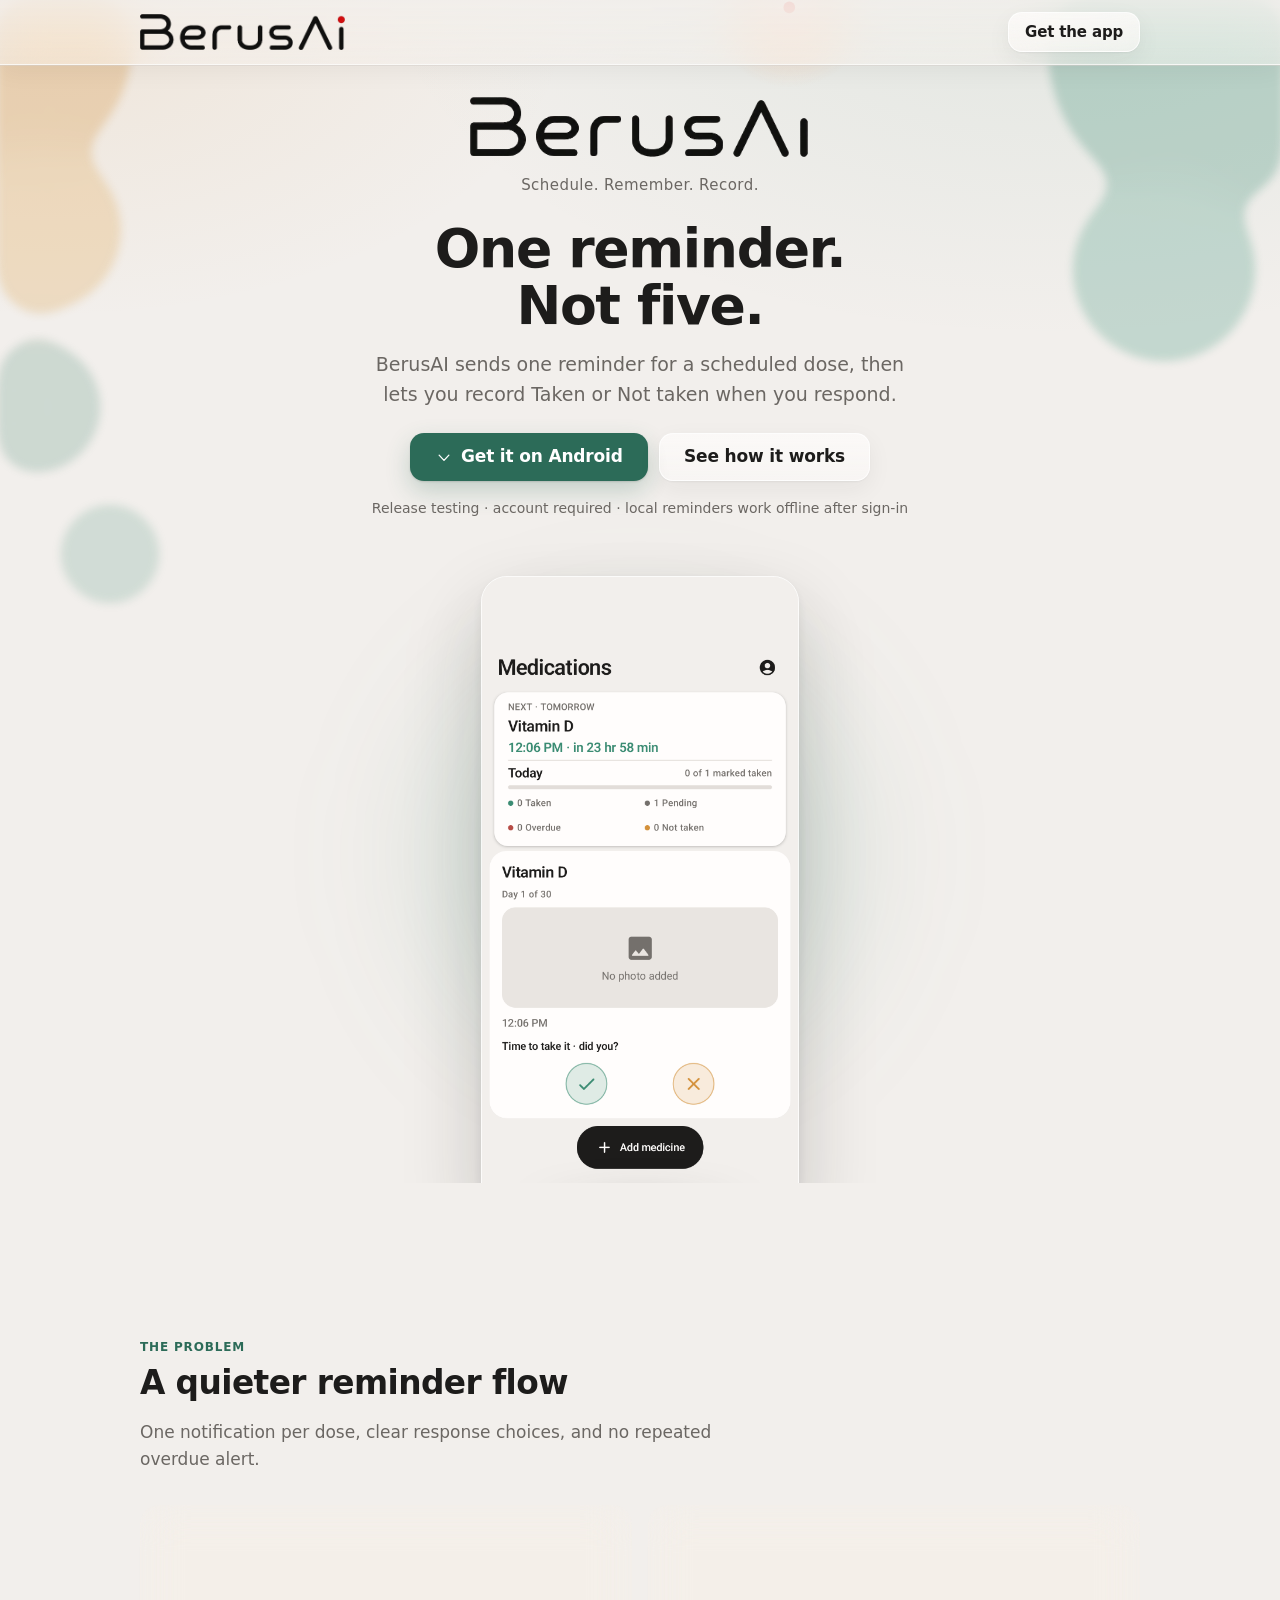
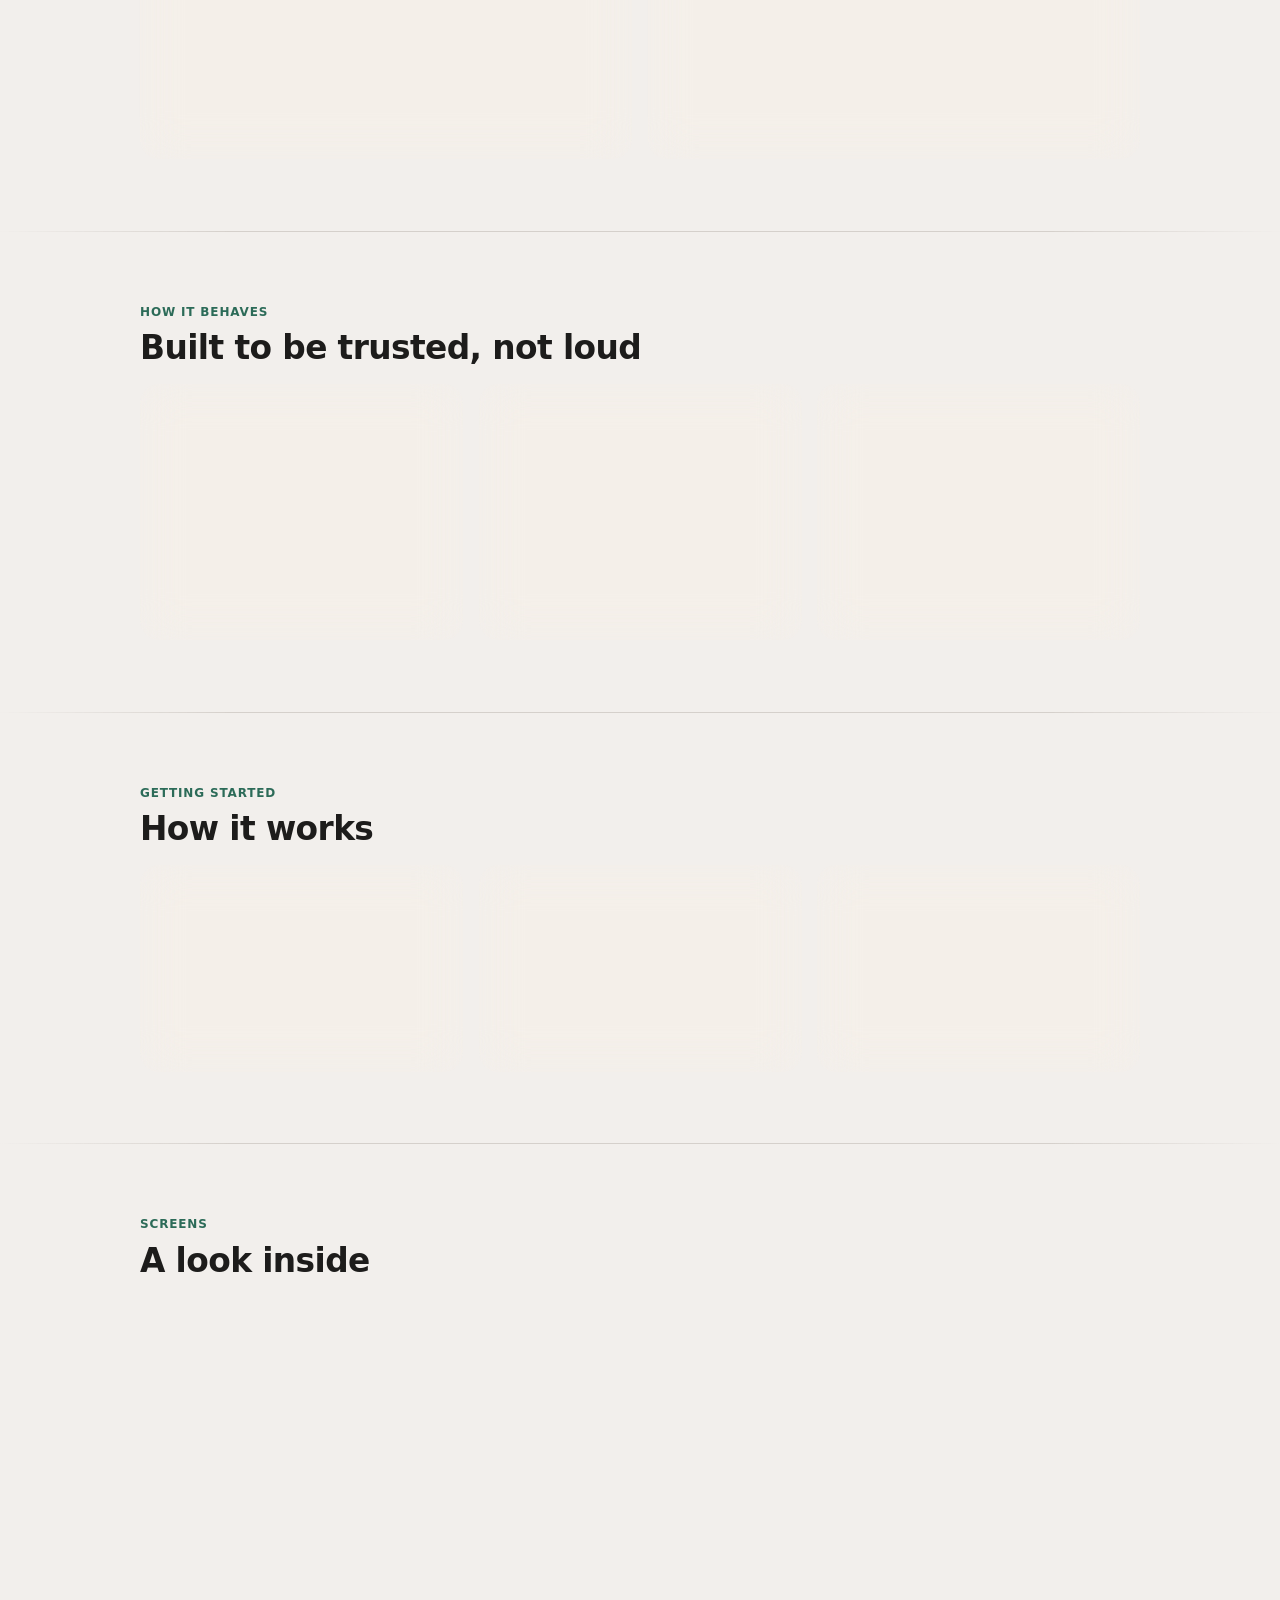
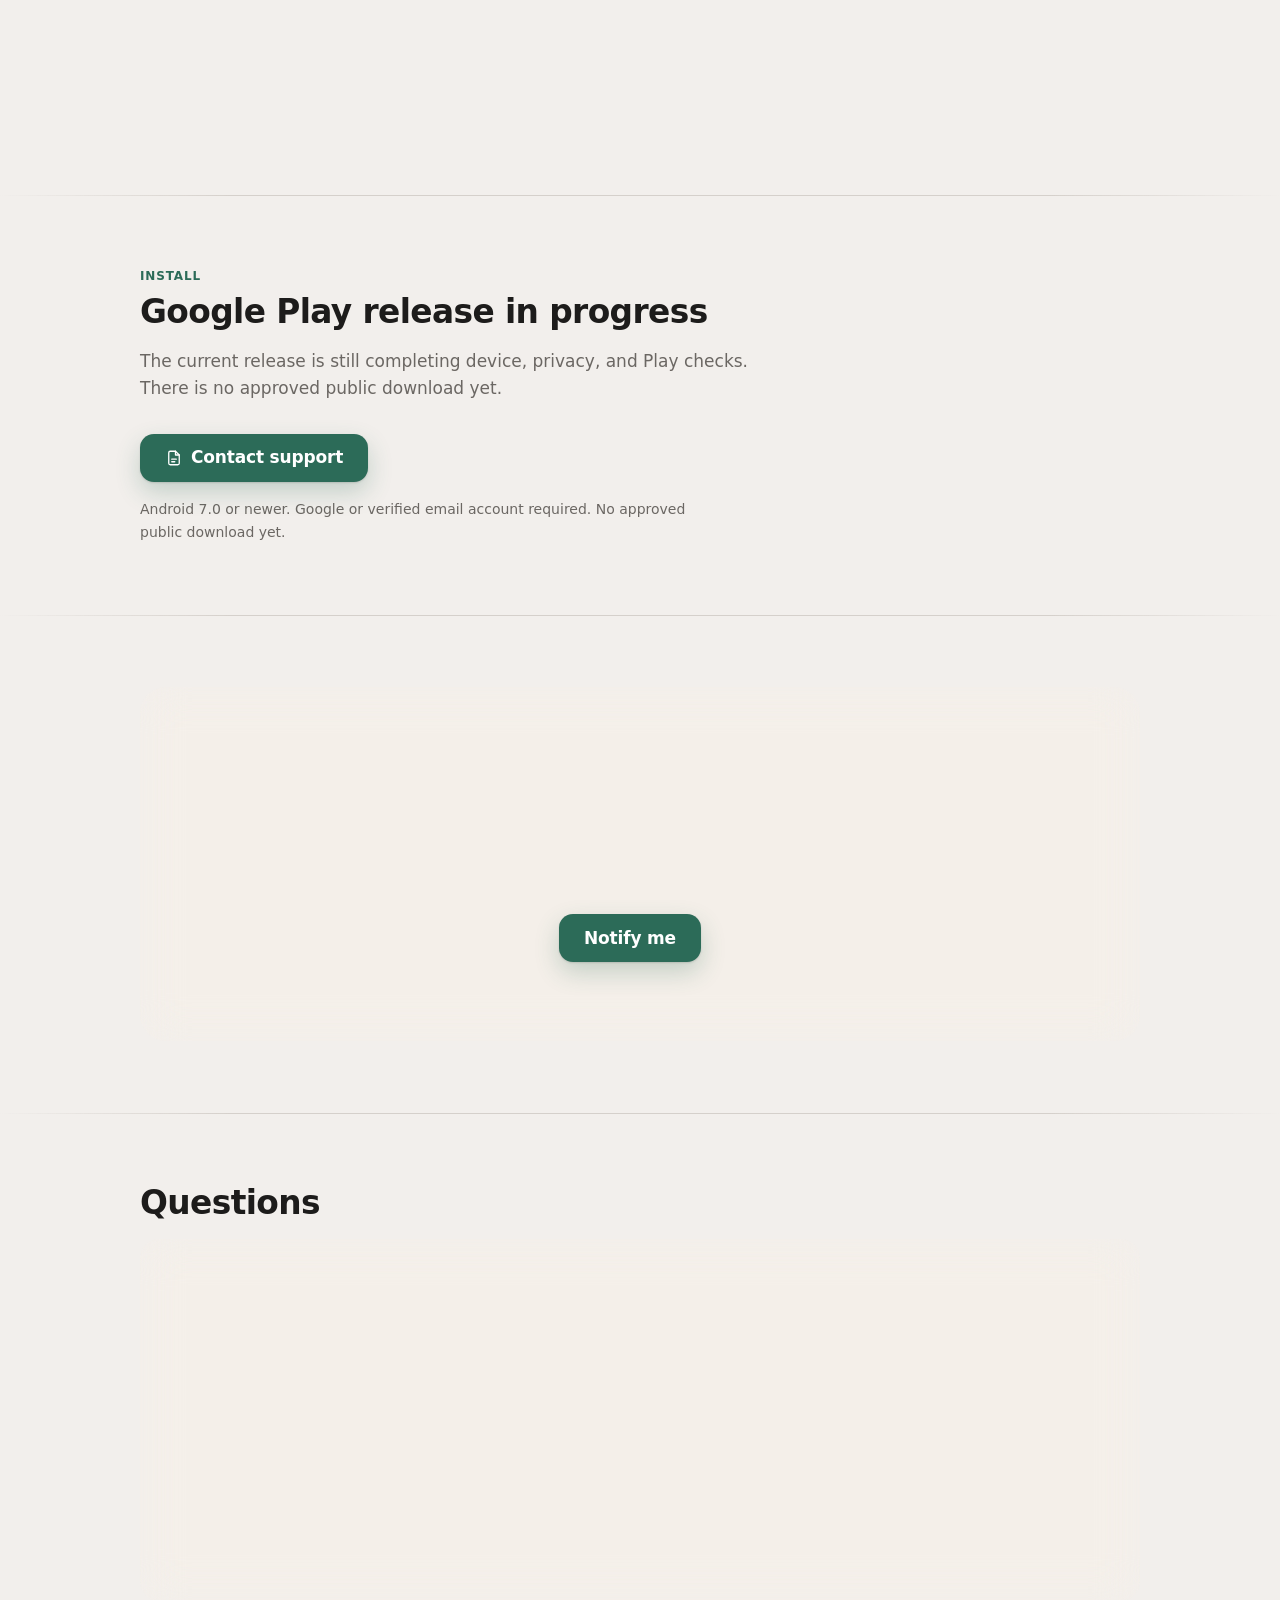
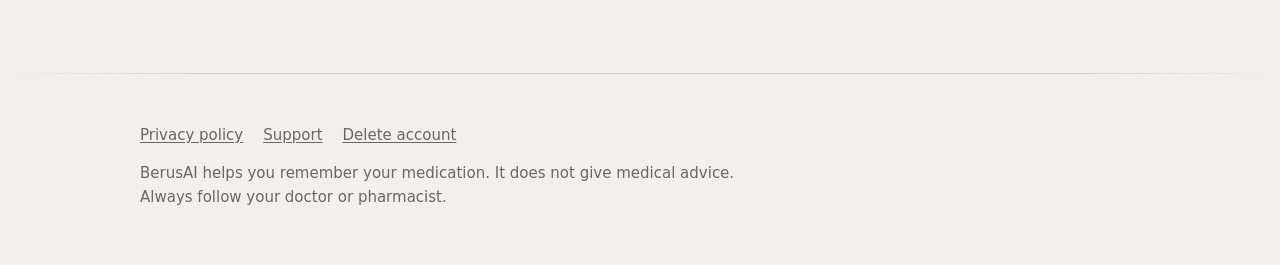
<file: index.html>
<!DOCTYPE html>
<html lang="en">
<head>
<meta charset="utf-8">
<meta name="viewport" content="width=device-width, initial-scale=1">
<title>BerusAI — local medication reminders with schedule sync</title>
<meta name="description" content="BerusAI provides one local reminder per dose, user-reported tracking, and account sync for medicine schedules. Photos, voice notes, and dose history stay on-device.">
<meta name="theme-color" content="#f2efec">
<meta name="color-scheme" content="light">
<link rel="canonical" href="https://ashy-stone-01635bb00.7.azurestaticapps.net/">
<link rel="icon" href="favicon.ico" sizes="any">
<link rel="apple-touch-icon" href="assets/icon.png">

<!-- Social crawlers need absolute URLs, so these cannot be relative paths. -->
<meta property="og:type" content="website">
<meta property="og:site_name" content="BerusAI">
<meta property="og:title" content="BerusAI — local medication reminders with schedule sync">
<meta property="og:description" content="One local reminder per dose. Medicine definitions sync; photos, voice notes, and dose history stay on-device.">
<meta property="og:image" content="https://ashy-stone-01635bb00.7.azurestaticapps.net/assets/social-card.png">
<meta property="og:image:width" content="1024">
<meta property="og:image:height" content="500">
<meta property="og:image:alt" content="BerusAI. Medication reminders, made clear. Schedule. Remember. Record.">
<meta property="og:url" content="https://ashy-stone-01635bb00.7.azurestaticapps.net/">
<meta name="twitter:card" content="summary_large_image">
<meta name="twitter:title" content="BerusAI — local medication reminders with schedule sync">
<meta name="twitter:description" content="One local reminder per dose with account sync for medicine schedules.">
<meta name="twitter:image" content="https://ashy-stone-01635bb00.7.azurestaticapps.net/assets/social-card.png">

<link rel="stylesheet" href="app.css">
</head>
<body class="home">

<svg width="0" height="0" style="position:absolute" aria-hidden="true" focusable="false"><defs>
  <filter id="goo" x="-30%" y="-30%" width="160%" height="160%">
    <feGaussianBlur in="SourceGraphic" stdDeviation="20" result="blur"/>
    <feColorMatrix in="blur" type="matrix" values="1 0 0 0 0  0 1 0 0 0  0 0 1 0 0  0 0 0 24 -10"/>
  </filter>

  <symbol id="i-bell" viewBox="0 0 24 24"><path d="M18 8.5a6 6 0 1 0-12 0c0 4.8-2 6-2 6h16s-2-1.2-2-6"/><path d="M13.7 18.5a2 2 0 0 1-3.4 0"/></symbol>
  <symbol id="i-offline" viewBox="0 0 24 24"><path d="M3 3l18 18"/><path d="M4.5 11.5a11 11 0 0 1 4.2-2.6"/><path d="M14.6 9.4a11 11 0 0 1 4.9 2.1"/><path d="M8 15a6 6 0 0 1 7.5-.6"/><path d="M12 18.5h.01"/></symbol>
  <symbol id="i-lock" viewBox="0 0 24 24"><rect x="4.5" y="10" width="15" height="10.5" rx="2.5"/><path d="M8 10V7a4 4 0 0 1 8 0v3"/></symbol>
  <symbol id="i-chart" viewBox="0 0 24 24"><path d="M4 4v16h16"/><path d="M8 16.5v-4"/><path d="M12.5 16.5v-8"/><path d="M17 16.5v-5.5"/></symbol>
  <symbol id="i-clock" viewBox="0 0 24 24"><circle cx="12" cy="12" r="8.5"/><path d="M12 7.5V12l3 1.8"/></symbol>
  <symbol id="i-doc" viewBox="0 0 24 24"><path d="M14 3H7a2 2 0 0 0-2 2v14a2 2 0 0 0 2 2h10a2 2 0 0 0 2-2V8z"/><path d="M14 3v5h5"/><path d="M9 13.5h6"/><path d="M9 17h4"/></symbol>
  <symbol id="i-chevron" viewBox="0 0 24 24"><path d="M9.5 5.5l7 6.5-7 6.5"/></symbol>
  <symbol id="i-chevron-down" viewBox="0 0 24 24"><path d="M5.5 9.5l6.5 7 6.5-7"/></symbol>
  <symbol id="i-download" viewBox="0 0 24 24"><path d="M12 3.5v11"/><path d="M7.5 10L12 14.5 16.5 10"/><path d="M4.5 19.5h15"/></symbol>
  <symbol id="i-alert" viewBox="0 0 24 24"><circle cx="12" cy="12" r="8.5"/><path d="M12 7.5v5"/><path d="M12 16h.01"/></symbol>
  <symbol id="i-shield" viewBox="0 0 24 24"><path d="M12 3.2l7.2 2.9v6c0 4.7-3.1 7.8-7.2 9.2-4.1-1.4-7.2-4.5-7.2-9.2v-6z"/><path d="M9 12l2.2 2.2L15.4 10"/></symbol>
  <symbol id="i-arrow-left" viewBox="0 0 24 24"><path d="M15 5.5l-7 6.5 7 6.5"/></symbol>
</defs></svg>

<div class="drops" aria-hidden="true">
  <i class="d1"></i><i class="d2"></i><i class="d3"></i><i class="d4"></i><i class="d5"></i><i class="d6"></i>
</div>

<header class="is-hero-overlap">
  <div class="wrap header-row">
    <a class="brand" href="./"><img src="assets/wordmark.png" width="720" height="126" alt="BerusAI"></a>
    <a class="btn btn-ghost btn-sm" href="#install">Get the app</a>
  </div>
</header>

<main>
<div class="banner wrap">
  <div class="banner-inner">
    <span class="mark-wrap">
      <img class="banner-mark" src="assets/wordmark.png" width="720" height="126" alt="" aria-hidden="true">
      <canvas class="mark-canvas" aria-hidden="true"></canvas>
    </span>
    <p class="banner-rhythm">Schedule. Remember. Record.</p>
    <h1>One reminder.<br>Not five.</h1>
    <p class="lede">BerusAI sends one reminder for a scheduled dose, then lets you record Taken or Not taken when you respond.</p>
    <div class="cta">
      <a class="btn btn-primary" href="#install"><svg class="ico ico-sm" aria-hidden="true"><use href="#i-chevron-down"/></svg>Get it on Android</a>
      <a class="btn btn-ghost" href="#how">See how it works</a>
    </div>
    <p class="note">Release testing &middot; account required &middot; local reminders work offline after sign-in</p>
    <div class="stage">
      <img class="shot-hero" src="assets/shots/05-medication-home.png" width="540" height="1080" alt="The BerusAI medications screen showing today's progress and a synthetic Vitamin D reminder.">
    </div>
  </div>
</div>

<section id="why" aria-labelledby="h-why">
  <div class="wrap">
    <p class="eyebrow">The problem</p>
    <h2 id="h-why">A quieter reminder flow</h2>
    <p class="section-lede">One notification per dose, clear response choices, and no repeated overdue alert.</p>
    <div class="compare">
      <div class="box bad">
        <h3><svg class="ico" aria-hidden="true"><use href="#i-alert"/></svg>A repeated-alert pattern</h3>
        <ul>
          <li>Reminder at 5:37</li>
          <li>Again at 5:52</li>
          <li>Again at 6:07</li>
          <li>Again at 6:22</li>
          <li>“You missed your dose” at 7:37</li>
          <li>You mute the app. Then you miss a real dose.</li>
        </ul>
      </div>
      <div class="box good">
        <h3><svg class="ico" aria-hidden="true"><use href="#i-shield"/></svg>What BerusAI does</h3>
        <ul>
          <li>Reminder at 5:37</li>
          <li>It stays on your screen</li>
          <li>You answer whenever you can</li>
          <li>No repeat or separate overdue notification is sent</li>
          <li>That is the whole thing</li>
        </ul>
      </div>
    </div>
  </div>
</section>

<section aria-labelledby="h-trust">
  <div class="wrap">
    <p class="eyebrow">How it behaves</p>
    <h2 id="h-trust">Built to be trusted, not loud</h2>
    <div class="cards">
      <div class="card">
        <span class="ico-tile"><svg class="ico" aria-hidden="true"><use href="#i-bell"/></svg></span>
        <h3>It waits for you</h3>
        <p>The reminder stays in your notification tray until you tap Taken or Not taken. Busy at dose time? It is still there an hour later.</p>
      </div>
      <div class="card">
        <span class="ico-tile"><svg class="ico" aria-hidden="true"><use href="#i-offline"/></svg></span>
        <h3>It works offline</h3>
        <p>Reminder scheduling does not require a signal or data pack. Android permissions, battery controls, or force-stop state can still delay or prevent delivery.</p>
      </div>
      <div class="card">
        <span class="ico-tile"><svg class="ico" aria-hidden="true"><use href="#i-lock"/></svg></span>
        <h3>A clear data boundary</h3>
        <p>Medicine definitions and schedules sync to your account. Photos, voice notes, and dose history stay only on this device.</p>
      </div>
    </div>
  </div>
</section>

<section id="how" aria-labelledby="h-how">
  <div class="wrap">
    <p class="eyebrow">Getting started</p>
    <h2 id="h-how">How it works</h2>
    <ol class="steps">
      <li><strong>Sign in and add a medicine</strong><span>Use Google or verified email, then name it, add an optional device-only photo, and set the course.</span></li>
      <li><strong>Pick your times</strong><span>Morning, afternoon, night — before or after food. Sensible defaults are already filled in.</span></li>
      <li><strong>Answer once a dose</strong><span>Tap Taken or Not taken. Your history builds itself, so you always know where you stand.</span></li>
    </ol>
  </div>
</section>

<section aria-labelledby="h-inside">
  <div class="wrap"><p class="eyebrow">Screens</p><h2 id="h-inside">A look inside</h2></div>
  <div class="strip">
    <figure><img src="assets/shots/01-account-required.png" width="540" height="1080" loading="lazy" alt="BerusAI requiring Google or verified email sign-in before medication access."><figcaption>Sign in securely</figcaption></figure>
    <figure><img src="assets/shots/04-reminder-schedule.png" width="540" height="1080" loading="lazy" alt="Naming a Vitamin D reminder and setting its time."><figcaption>Choose your times</figcaption></figure>
    <figure><img src="assets/shots/05-medication-home.png" width="540" height="1080" loading="lazy" alt="Today's synthetic Vitamin D reminder and user-reported progress."><figcaption>See today's doses</figcaption></figure>
    <figure><img src="assets/shots/07-reminder-response.png" width="540" height="1080" loading="lazy" alt="A Vitamin D reminder with Taken and Not taken choices."><figcaption>Answer each reminder</figcaption></figure>
  </div>
</section>

<section id="install" aria-labelledby="h-install">
  <div class="wrap">
    <p class="eyebrow">Install</p>
    <h2 id="h-install">Google Play release in progress</h2>
    <p class="section-lede">The current release is still completing device, privacy, and Play checks. There is no approved public download yet.</p>
    <div class="cta">
      <a class="btn btn-primary" href="mailto:berusaisupport@gmail.com"><svg class="ico ico-sm" aria-hidden="true"><use href="#i-doc"/></svg>Contact support</a>
    </div>
    <p class="note">Android 7.0 or newer. Google or verified email account required. No approved public download yet.</p>
  </div>
</section>

<section id="notify" aria-labelledby="h-notify">
  <div class="wrap">
    <div class="panel">
      <p class="eyebrow">Stay in the loop</p>
      <h2 id="h-notify">Tell me when it reaches Google Play</h2>
      <p class="section-lede">One email on the day it goes live, and nothing else. Your mail app sends the address only after you choose Send; it is used for that update.</p>
      <form class="signup" id="notify-form" novalidate>
        <div class="field">
          <label for="notify-email">Your email</label>
          <input id="notify-email" name="email" type="email" required autocomplete="email" inputmode="email" placeholder="you@example.com" aria-describedby="notify-msg">
        </div>
        <!-- Bots fill fields they cannot see; people do not. -->
        <div class="sr" aria-hidden="true">
          <label for="notify-company">Company</label>
          <input id="notify-company" name="company" type="text" tabindex="-1" autocomplete="off">
        </div>
        <button class="btn btn-primary" type="submit">Notify me</button>
      </form>
      <p class="form-msg" id="notify-msg" role="status" aria-live="polite"></p>
    </div>
  </div>
</section>

<section id="faq" aria-labelledby="h-faq">
  <div class="wrap">
    <h2 id="h-faq">Questions</h2>
    <div class="faq">
      <details><summary><span>Do I need an account?</span><svg class="ico" aria-hidden="true"><use href="#i-chevron"/></svg></summary><p>Yes. Continue with Google or create and verify an email account before medication screens open.</p></details>
      <details><summary><span>Does it work offline?</span><svg class="ico" aria-hidden="true"><use href="#i-chevron"/></svg></summary><p>After sign-in, local reminders, editing, and dose recording continue offline. Account creation, fresh restore, and deletion need service access.</p></details>
      <details><summary><span>Will reminders work if I close the app?</span><svg class="ico" aria-hidden="true"><use href="#i-chevron"/></svg></summary><p>BerusAI schedules reminders with Android and restores them after restart. Permissions, battery controls, device settings, or force-stop state can still delay or prevent delivery.</p></details>
      <details><summary><span>What if I do not respond?</span><svg class="ico" aria-hidden="true"><use href="#i-chevron"/></svg></summary><p>The dose can appear overdue in your local view. BerusAI does not send a repeat or separate overdue notification; you can later record Taken or Not taken.</p></details>
      <details><summary><span>What syncs?</span><svg class="ico" aria-hidden="true"><use href="#i-chevron"/></svg></summary><p>Medicine names, notes, course dates, custom reminder names, and times sync. Photos, voice notes, and dose history stay only on this device.</p></details>
      <details><summary><span>When is it on the Play Store?</span><svg class="ico" aria-hidden="true"><use href="#i-chevron"/></svg></summary><p>It is in final testing now. Email us and we will tell you the day it goes live.</p></details>
    </div>
  </div>
</section>
</main>

<footer>
  <div class="wrap">
    <div class="foot-links">
      <a href="privacy/">Privacy policy</a>
      <a href="support/">Support</a>
      <a href="account-deletion/">Delete account</a>
    </div>
    <p>BerusAI helps you remember your medication. It does not give medical advice. Always follow your doctor or pharmacist.</p>
  </div>
</footer>

<script src="mark.js" defer></script>
<script>
  // The header wordmark stays visible always: the canvas animation is the only other
  // place the mark appears, so hiding this too can leave the page with no logo at all.
  (function () {
    var header = document.querySelector('header');
    var mark = document.querySelector('.banner-mark');
    if (!header || !mark || !('IntersectionObserver' in window)) return;
    new IntersectionObserver(function (entries) {
      header.classList.toggle('is-hero-overlap', entries[0].isIntersecting);
    }, { rootMargin: '-56px 0px 0px 0px' }).observe(mark);
  })();

  // Same idea: the class is added here, so nothing is hidden when the script does not run.
  (function () {
    if (!('IntersectionObserver' in window)) return;
    if (window.matchMedia('(prefers-reduced-motion: reduce)').matches) return;
    var items = document.querySelectorAll('.card, .box, ol.steps li, .strip figure');
    if (!items.length) return;
    var io = new IntersectionObserver(function (entries) {
      entries.forEach(function (e) {
        if (!e.isIntersecting) return;
        e.target.classList.add('in');
        io.unobserve(e.target);
      });
    }, { rootMargin: '0px 0px -8% 0px' });
    Array.prototype.forEach.call(items, function (el, i) {
      el.classList.add('reveal');
      el.style.transitionDelay = (i % 3) * 70 + 'ms';
      io.observe(el);
    });
  })();

  // Point NOTIFY_ENDPOINT at a form service to collect these on a server. Until then
  // the form hands off to the visitor's mail app, which needs nothing set up and
  // never silently swallows an address.
  (function () {
    var NOTIFY_ENDPOINT = '';
    var CONTACT = 'berusaisupport@gmail.com';
    var form = document.getElementById('notify-form');
    if (!form) return;
    var input = document.getElementById('notify-email');
    var trap = document.getElementById('notify-company');
    var msg = document.getElementById('notify-msg');

    function say(text, kind) {
      msg.textContent = text;
      msg.className = 'form-msg' + (kind ? ' is-' + kind : '');
    }
    function reject(text) {
      input.setAttribute('aria-invalid', 'true');
      input.focus();
      say(text, 'error');
    }

    form.addEventListener('submit', function (e) {
      e.preventDefault();
      input.setAttribute('aria-invalid', 'false');

      if (trap.value) { say('Thanks, you are on the list.', 'ok'); return; }
      if (!input.value.trim()) { reject('Please enter your email address so I can reach you.'); return; }
      if (!input.checkValidity()) { reject('That does not look like an email address. Check for a typo.'); return; }

      if (!NOTIFY_ENDPOINT) {
        say('Opening your mail app so you can send it.');
        window.location.href = 'mailto:' + CONTACT +
          '?subject=' + encodeURIComponent('Tell me when BerusAI is on Google Play') +
          '&body=' + encodeURIComponent('Please email me at ' + input.value.trim() +
            ' when BerusAI is on Google Play.');
        return;
      }

      var btn = form.querySelector('button');
      btn.disabled = true;
      say('Sending your address...');
      fetch(NOTIFY_ENDPOINT, {
        method: 'POST',
        headers: { Accept: 'application/json' },
        body: new FormData(form)
      }).then(function (r) {
        if (!r.ok) throw new Error(r.status);
        form.reset();
        say('Thanks. You will get one email the day it goes live.', 'ok');
      }).catch(function () {
        say('That did not send. Please email ' + CONTACT + ' instead.', 'error');
      }).then(function () { btn.disabled = false; });
    });
  })();
</script>

</body>
</html>
</file>
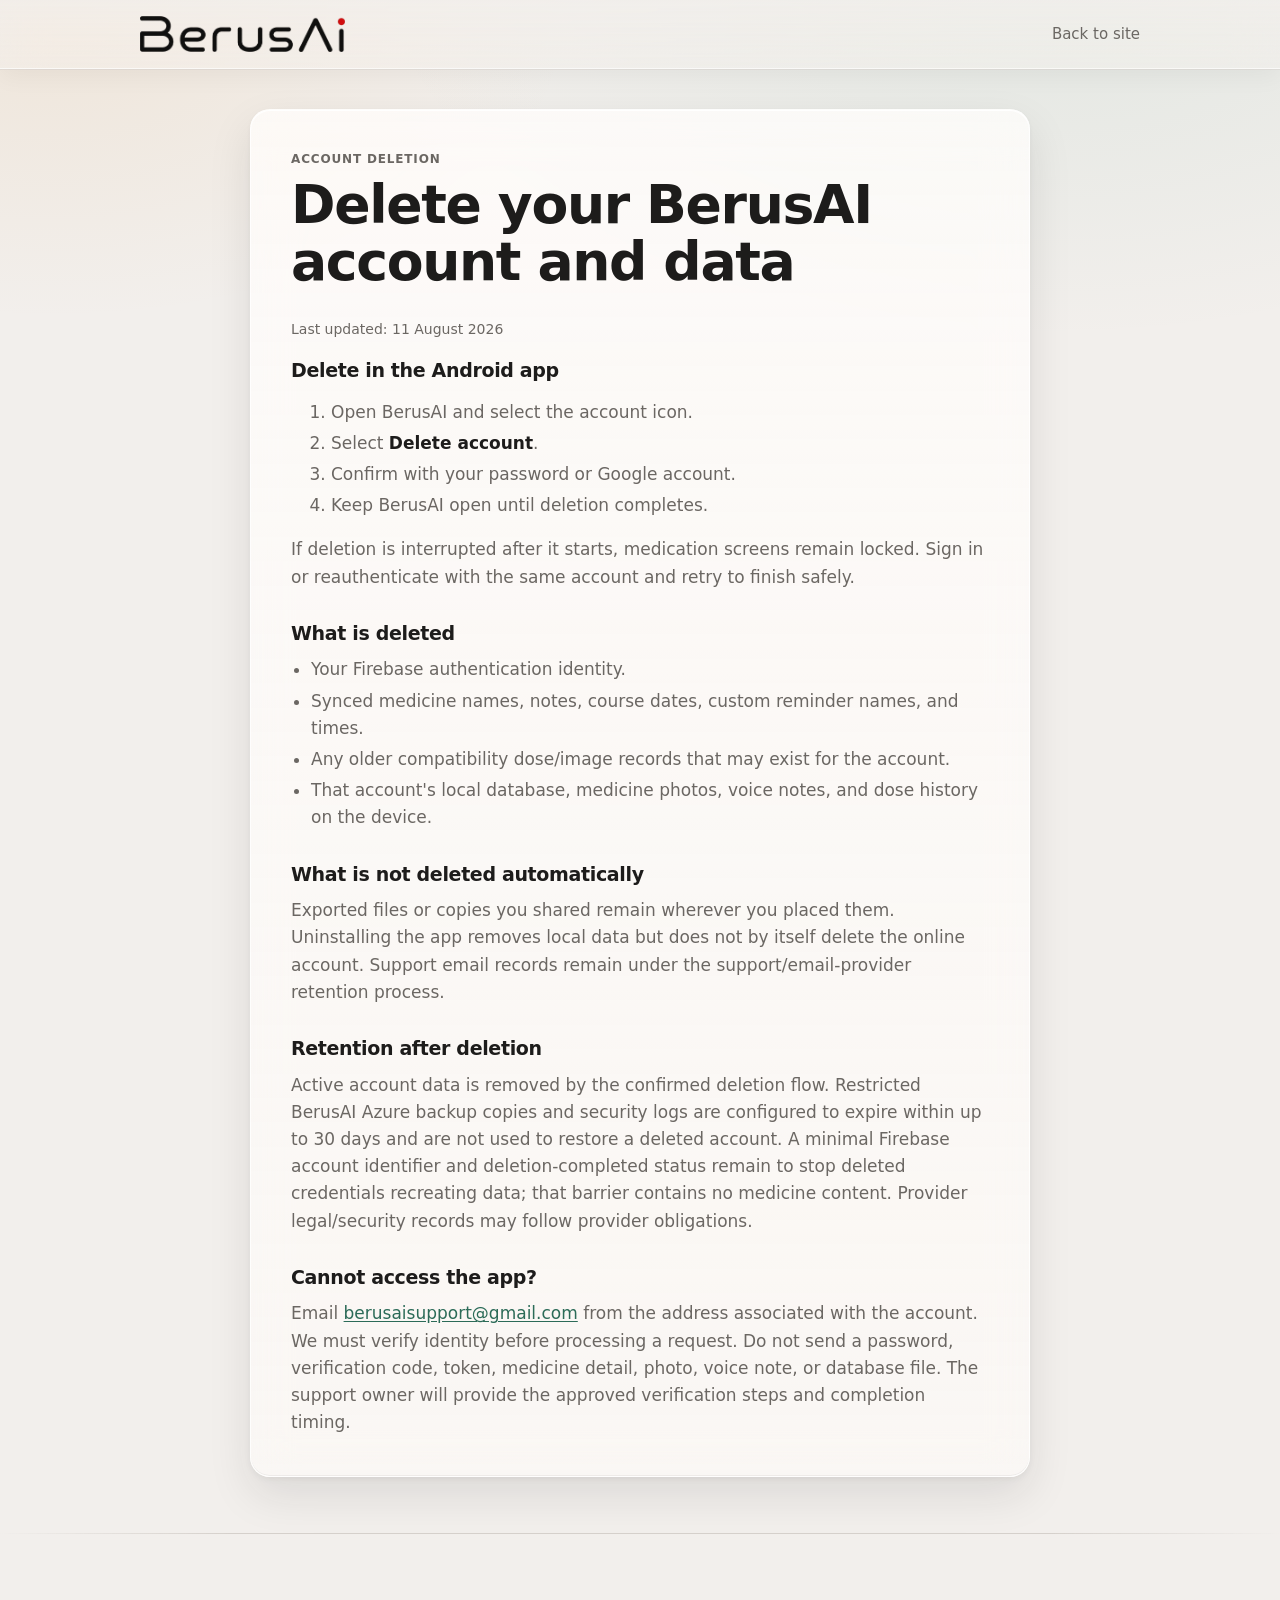
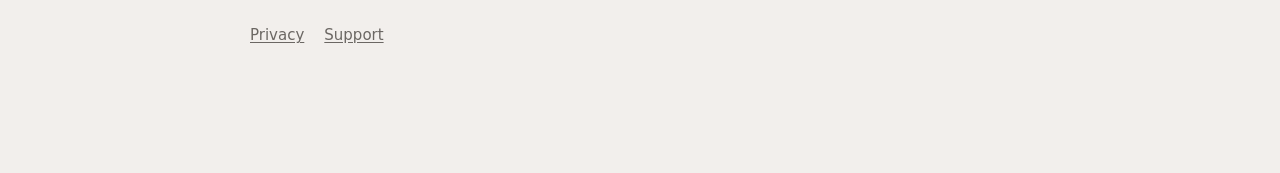
<file: account-deletion/index.html>
<!doctype html>
<html lang="en">
<head>
<meta charset="utf-8">
<meta name="viewport" content="width=device-width,initial-scale=1">
<title>Delete your account | BerusAI</title>
<meta name="description" content="How to delete a BerusAI account, synced medicine data, and local account data.">
<meta name="theme-color" content="#f2efec">
<link rel="stylesheet" href="../app.css">
</head>
<body>
<header><div class="wrap header-row"><a class="brand" href="../"><img src="../assets/wordmark.png" width="720" height="126" alt="BerusAI"></a><a class="back-link" href="../">Back to site</a></div></header>
<main class="wrap page"><article class="prose-card prose">
<p class="eyebrow">Account deletion</p><h1>Delete your BerusAI account and data</h1>
<p class="updated">Last updated: 11 August 2026</p>

<h2>Delete in the Android app</h2>
<ol>
<li>Open BerusAI and select the account icon.</li>
<li>Select <strong>Delete account</strong>.</li>
<li>Confirm with your password or Google account.</li>
<li>Keep BerusAI open until deletion completes.</li>
</ol>
<p>If deletion is interrupted after it starts, medication screens remain locked. Sign in
or reauthenticate with the same account and retry to finish safely.</p>

<h2>What is deleted</h2>
<ul>
<li>Your Firebase authentication identity.</li>
<li>Synced medicine names, notes, course dates, custom reminder names, and times.</li>
<li>Any older compatibility dose/image records that may exist for the account.</li>
<li>That account's local database, medicine photos, voice notes, and dose history on the device.</li>
</ul>

<h2>What is not deleted automatically</h2>
<p>Exported files or copies you shared remain wherever you placed them. Uninstalling the
app removes local data but does not by itself delete the online account. Support email
records remain under the support/email-provider retention process.</p>

<h2>Retention after deletion</h2>
<p>Active account data is removed by the confirmed deletion flow. Restricted BerusAI Azure
backup copies and security logs are configured to expire within up to 30 days and are not
used to restore a deleted account. A minimal Firebase account identifier and
deletion-completed status remain to stop deleted credentials recreating data; that barrier
contains no medicine content. Provider legal/security records may follow provider obligations.</p>

<h2>Cannot access the app?</h2>
<p>Email <a href="mailto:berusaisupport@gmail.com">berusaisupport@gmail.com</a>
from the address associated with the account. We must verify identity before processing a
request. Do not send a password, verification code, token, medicine detail, photo, voice
note, or database file. The support owner will provide the approved verification steps and
completion timing.</p>
</article></main>
<footer><div class="wrap page"><div class="foot-links"><a href="../privacy/">Privacy</a><a href="../support/">Support</a></div></div></footer>
</body>
</html>
</file>
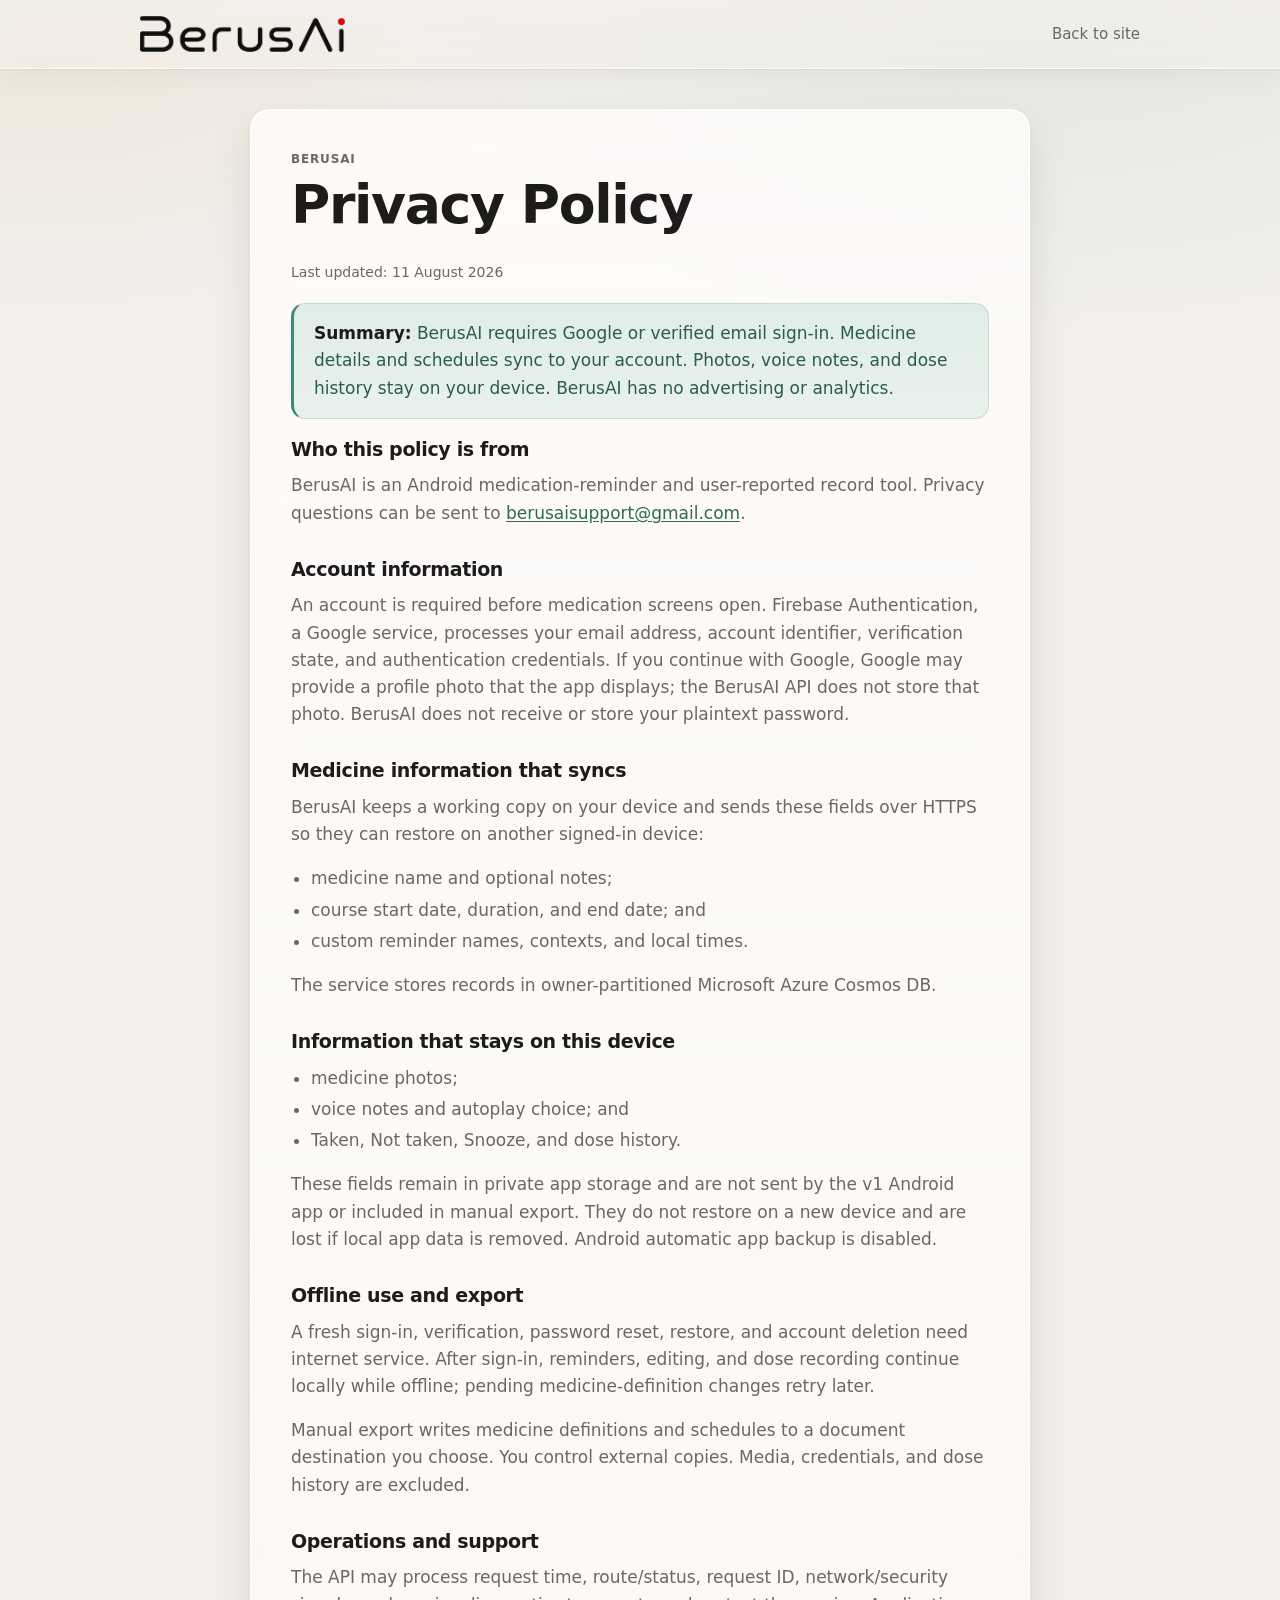
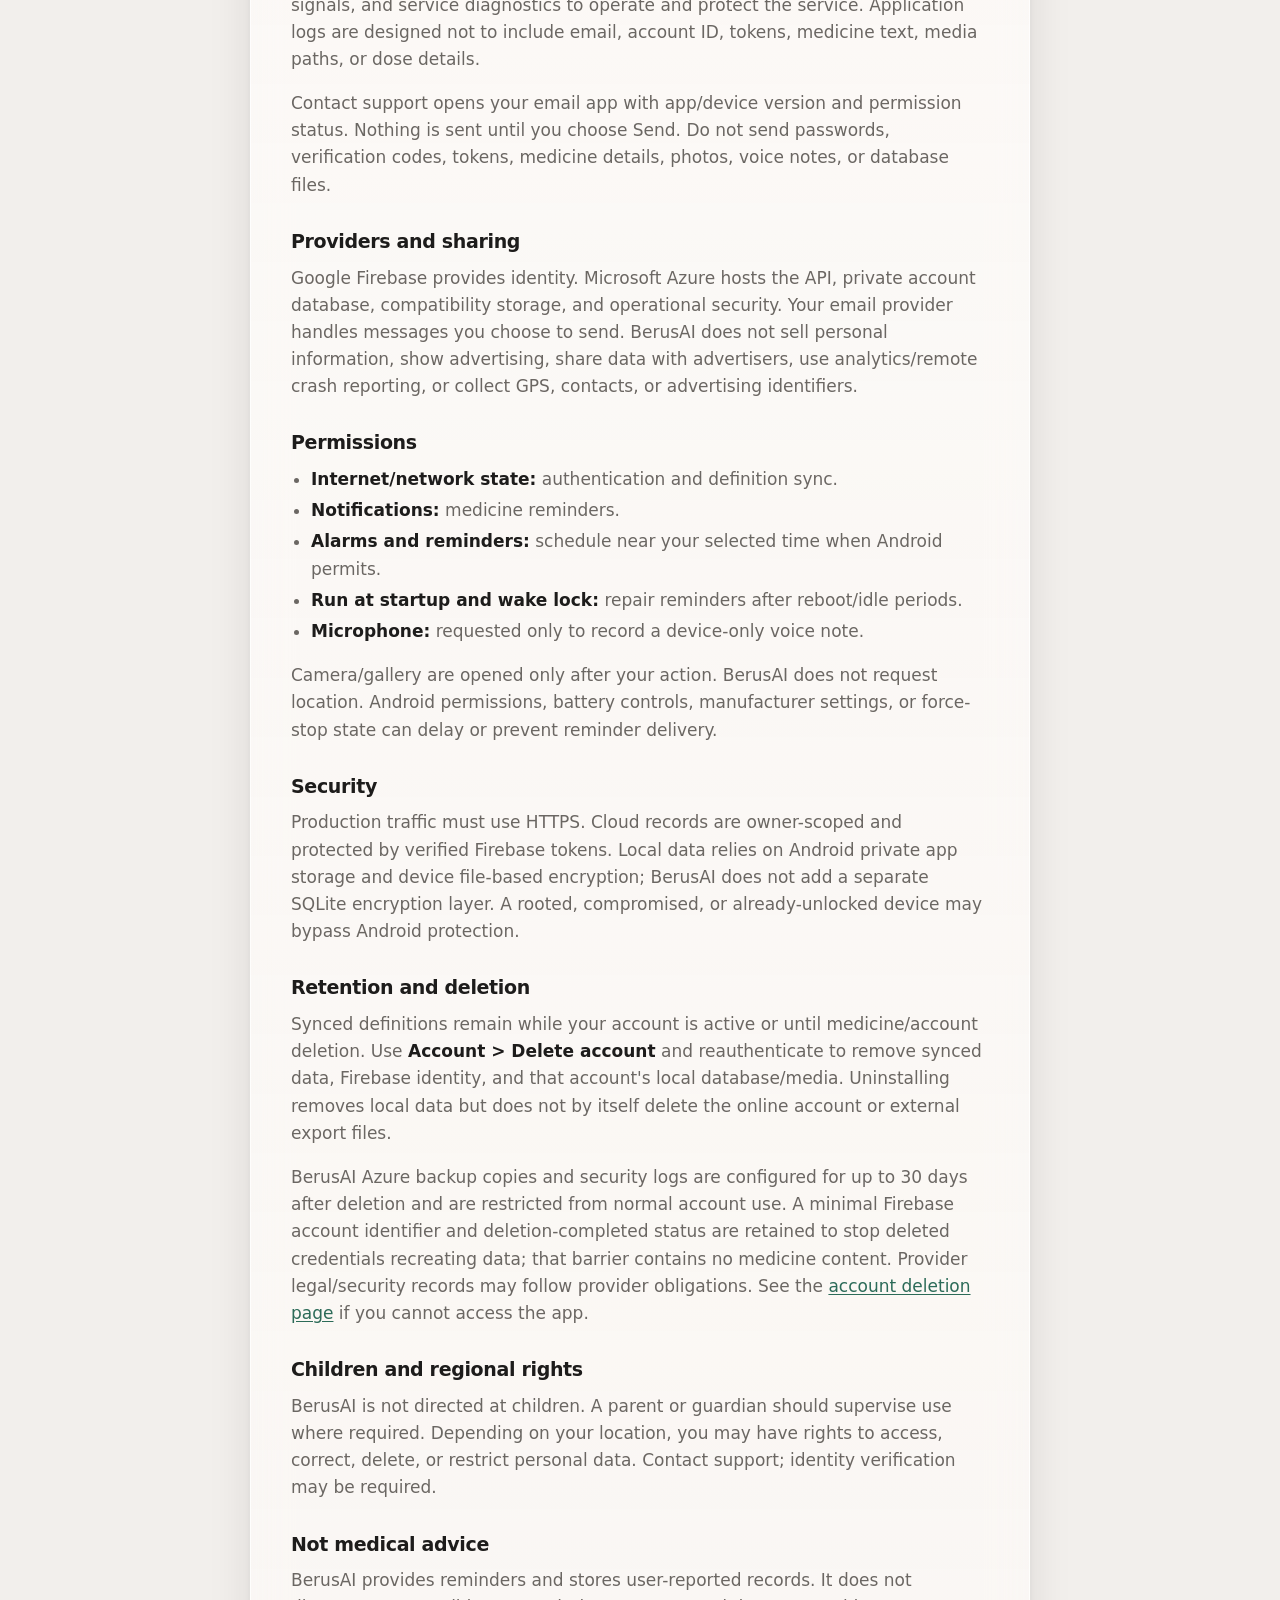
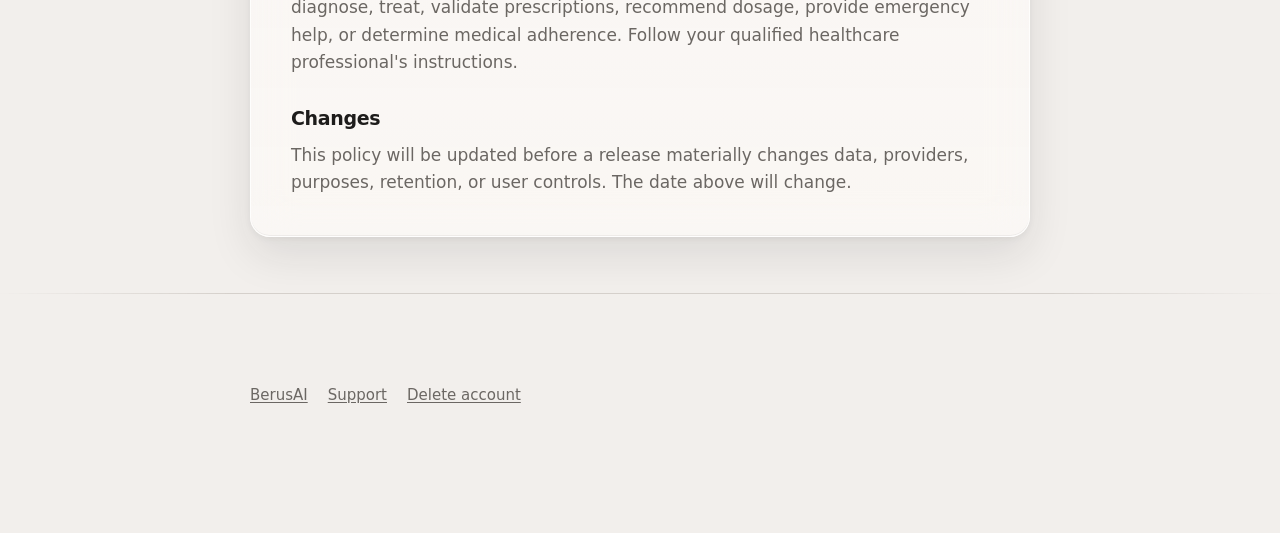
<file: privacy/index.html>
<!doctype html>
<html lang="en">
<head>
<meta charset="utf-8">
<meta name="viewport" content="width=device-width,initial-scale=1">
<title>Privacy Policy | BerusAI</title>
<link rel="canonical" href="../privacy.html">
<meta http-equiv="refresh" content="0;url=../privacy.html">
</head>
<body><p><a href="../privacy.html">Open the BerusAI Privacy Policy</a></p></body>
</html>
</file>
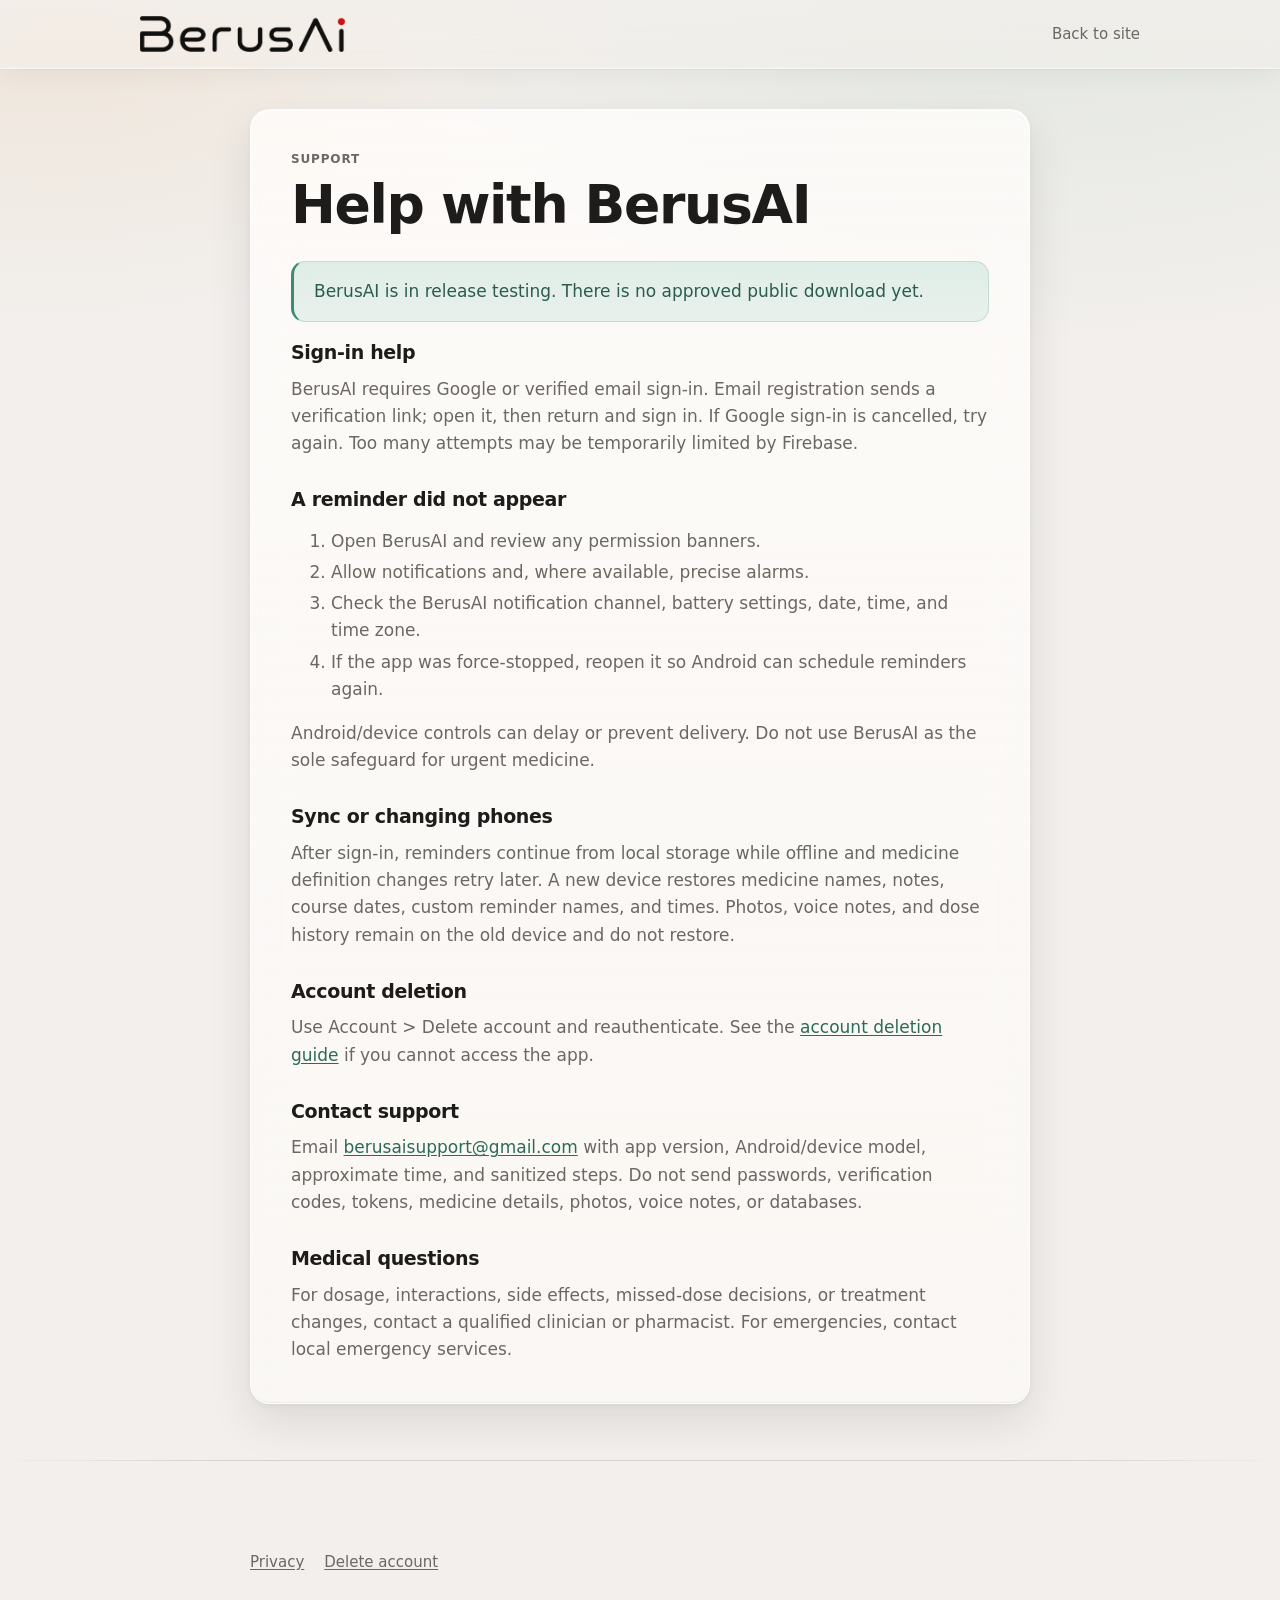
<file: support/index.html>
<!doctype html>
<html lang="en">
<head>
<meta charset="utf-8">
<meta name="viewport" content="width=device-width,initial-scale=1">
<title>Support | BerusAI</title>
<meta name="description" content="BerusAI account, reminder, sync, and data support.">
<meta name="theme-color" content="#f2efec">
<link rel="stylesheet" href="../app.css">
</head>
<body>
<header><div class="wrap header-row"><a class="brand" href="../"><img src="../assets/wordmark.png" width="720" height="126" alt="BerusAI"></a><a class="back-link" href="../">Back to site</a></div></header>
<main class="wrap page"><article class="prose-card prose">
<p class="eyebrow">Support</p><h1>Help with BerusAI</h1>
<div class="callout"><p>BerusAI is in release testing. There is no approved public download yet.</p></div>

<h2>Sign-in help</h2>
<p>BerusAI requires Google or verified email sign-in. Email registration sends a
verification link; open it, then return and sign in. If Google sign-in is cancelled,
try again. Too many attempts may be temporarily limited by Firebase.</p>

<h2>A reminder did not appear</h2>
<ol>
<li>Open BerusAI and review any permission banners.</li>
<li>Allow notifications and, where available, precise alarms.</li>
<li>Check the BerusAI notification channel, battery settings, date, time, and time zone.</li>
<li>If the app was force-stopped, reopen it so Android can schedule reminders again.</li>
</ol>
<p>Android/device controls can delay or prevent delivery. Do not use BerusAI as the
sole safeguard for urgent medicine.</p>

<h2>Sync or changing phones</h2>
<p>After sign-in, reminders continue from local storage while offline and medicine
definition changes retry later. A new device restores medicine names, notes, course dates,
custom reminder names, and times. Photos, voice notes, and dose history remain on the old
device and do not restore.</p>

<h2>Account deletion</h2>
<p>Use Account &gt; Delete account and reauthenticate. See the
<a href="../account-deletion/">account deletion guide</a> if you cannot access the app.</p>

<h2>Contact support</h2>
<p>Email <a href="mailto:berusaisupport@gmail.com">berusaisupport@gmail.com</a>
with app version, Android/device model, approximate time, and sanitized steps. Do not send
passwords, verification codes, tokens, medicine details, photos, voice notes, or databases.</p>

<h2>Medical questions</h2>
<p>For dosage, interactions, side effects, missed-dose decisions, or treatment changes,
contact a qualified clinician or pharmacist. For emergencies, contact local emergency services.</p>
</article></main>
<footer><div class="wrap page"><div class="foot-links"><a href="../privacy/">Privacy</a><a href="../account-deletion/">Delete account</a></div></div></footer>
</body>
</html>
</file>
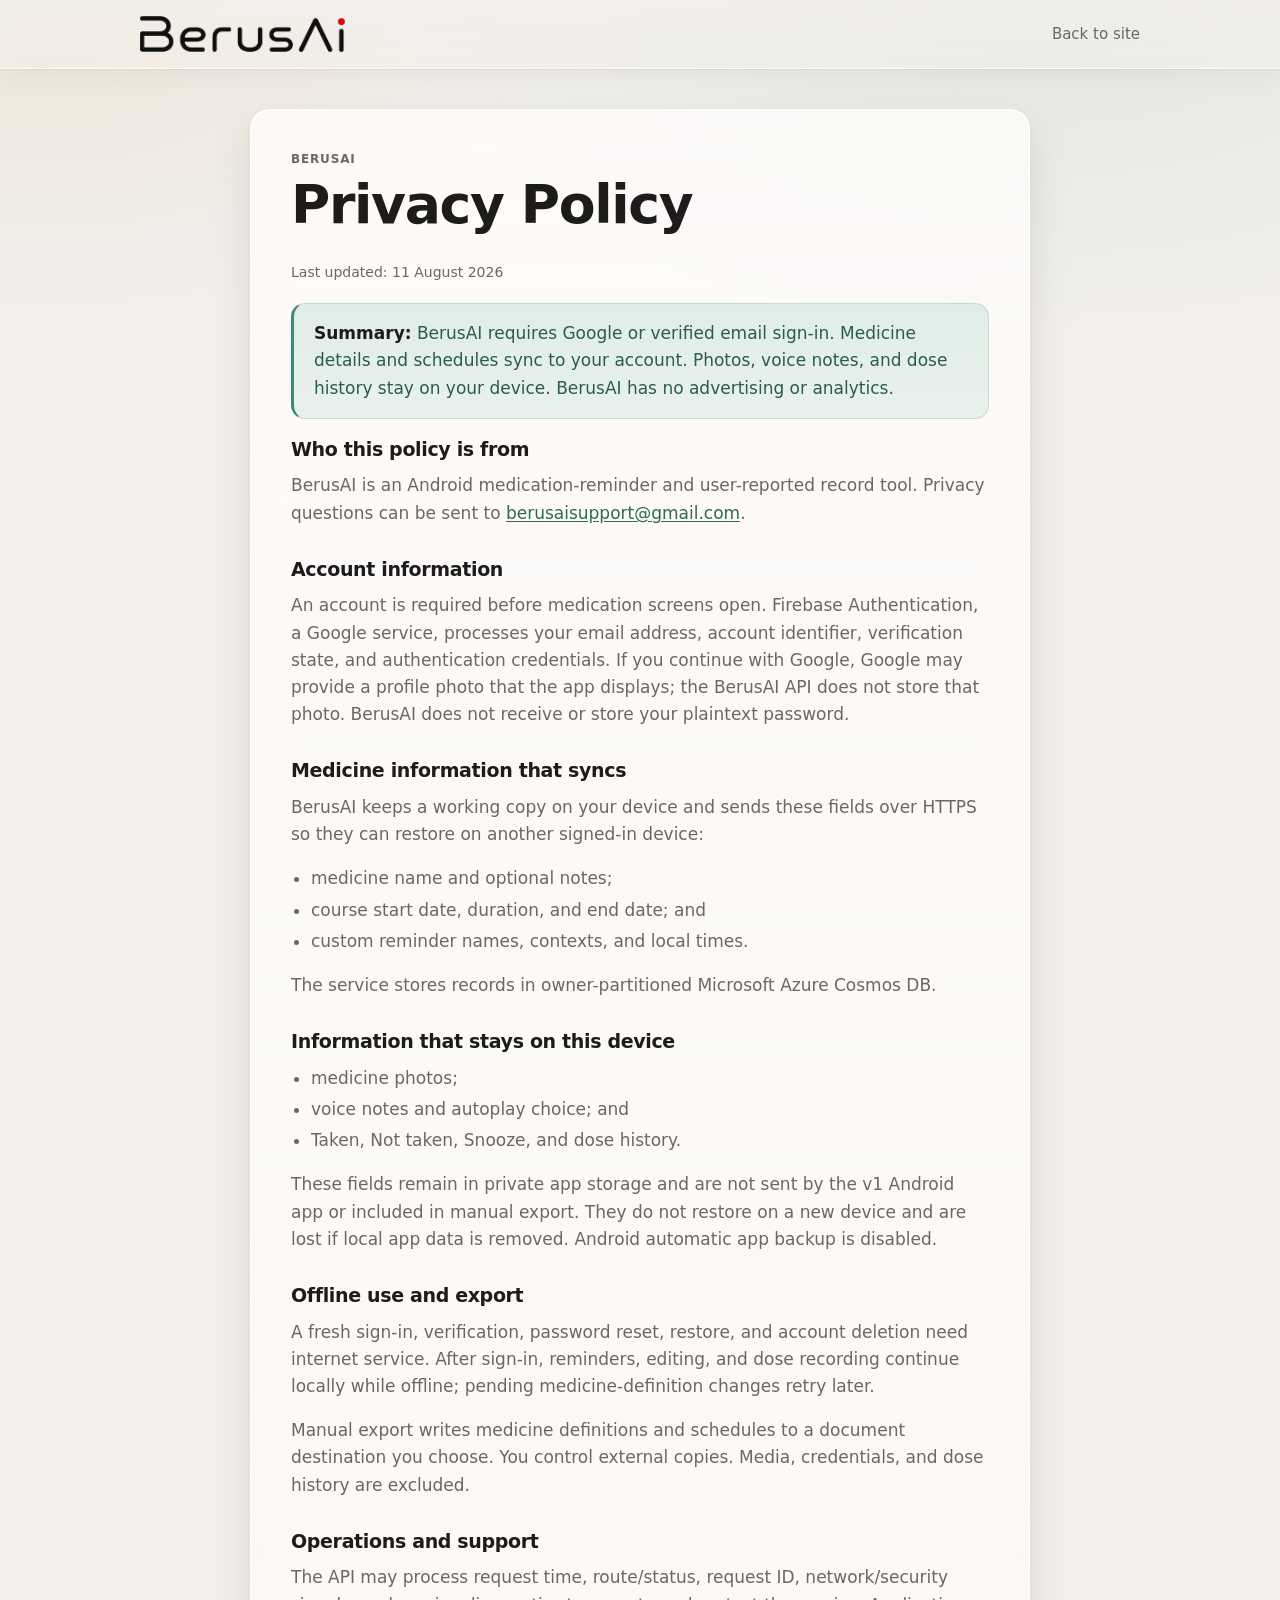
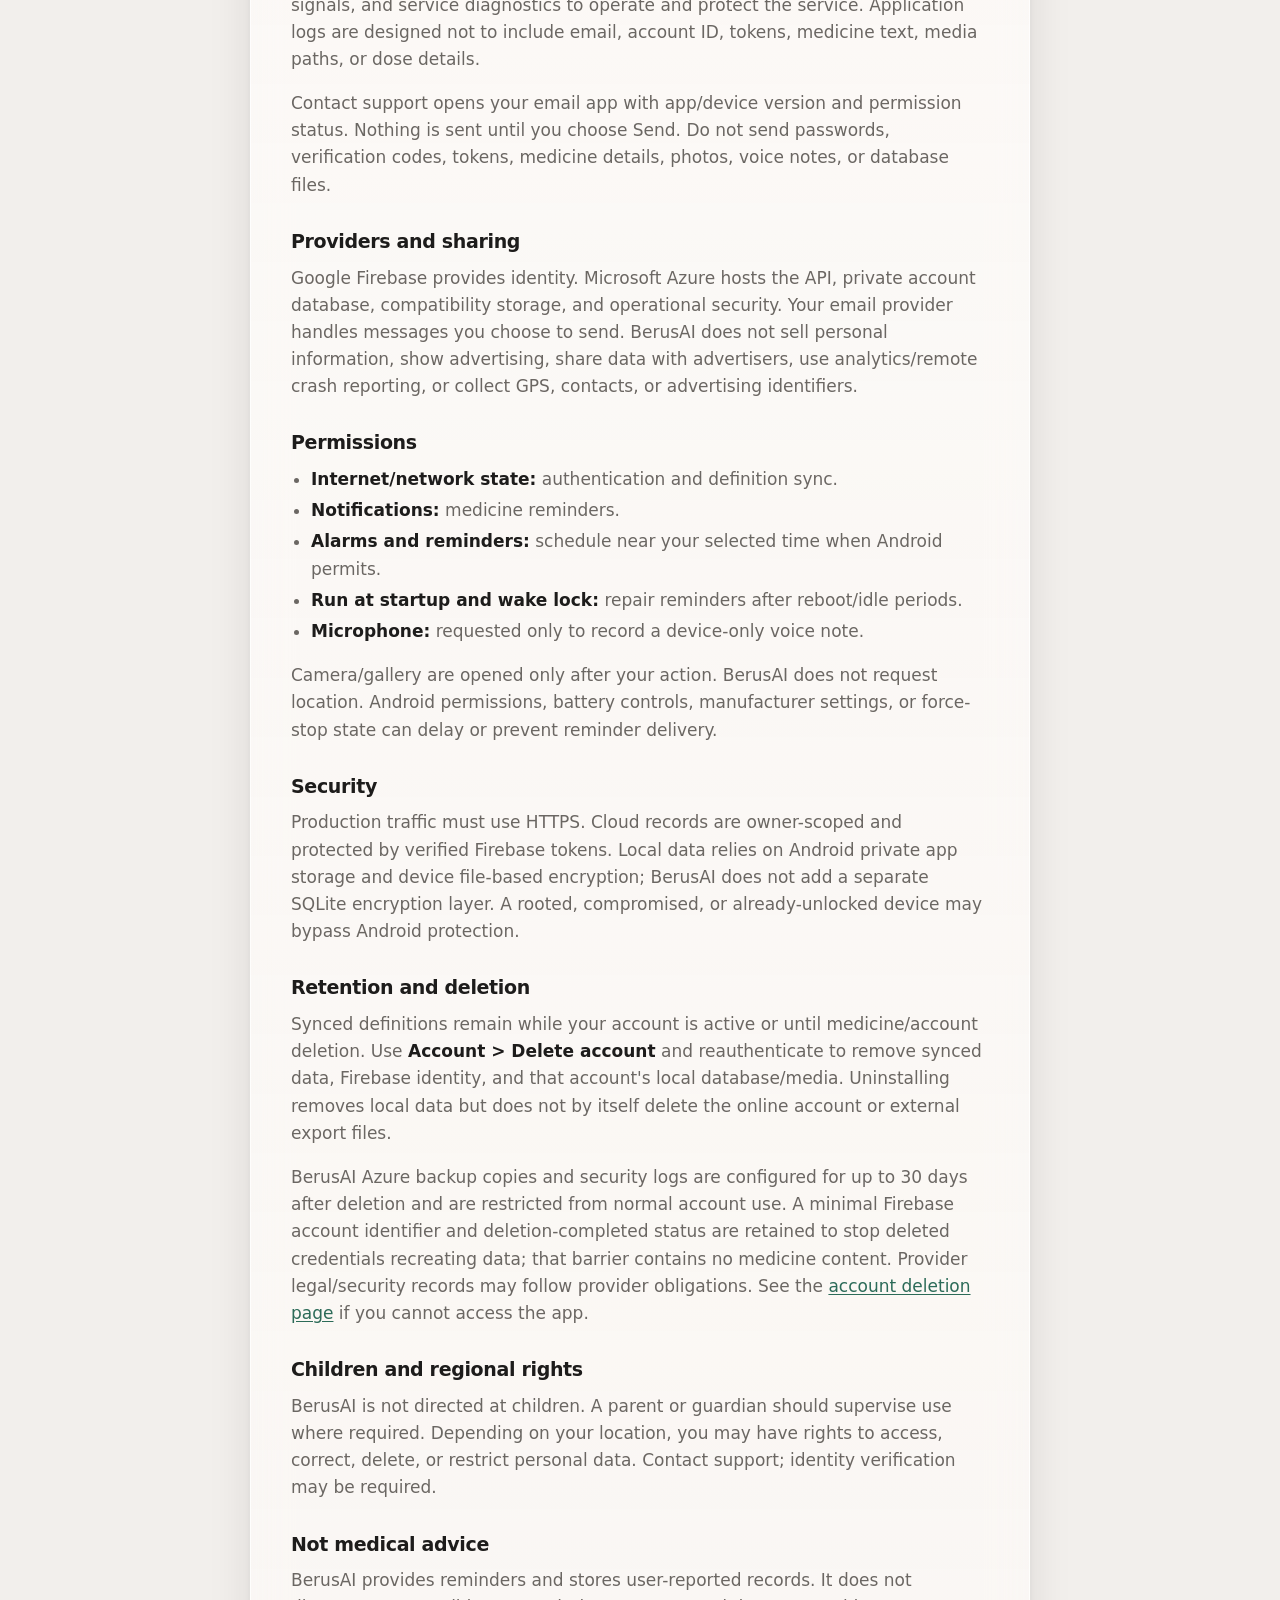
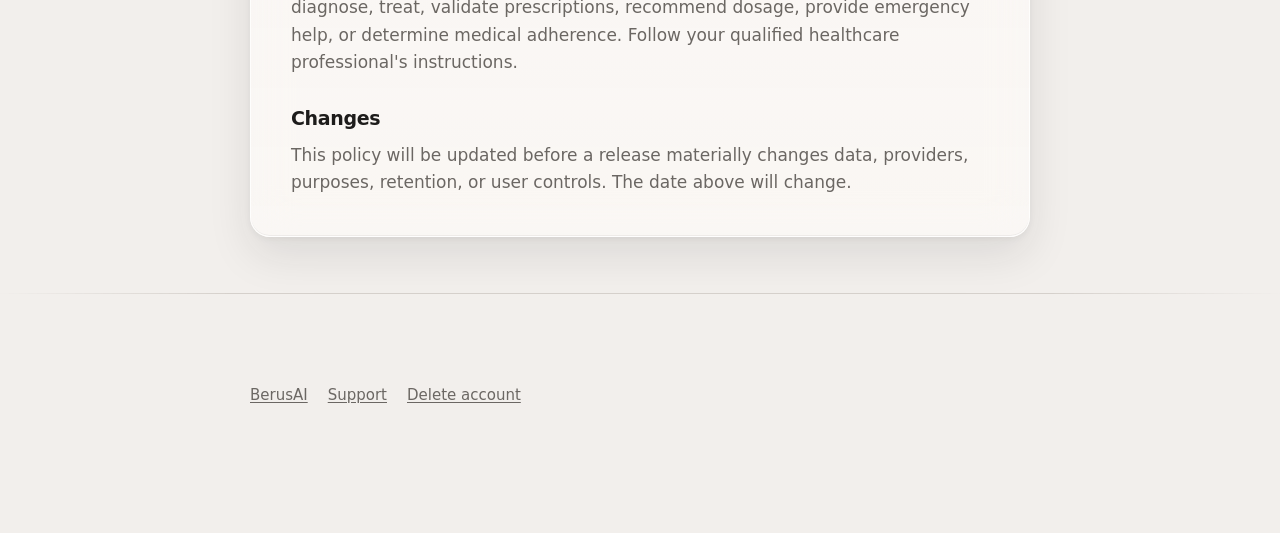
<file: privacy.html>
<!doctype html>
<html lang="en">
<head>
<meta charset="utf-8">
<meta name="viewport" content="width=device-width,initial-scale=1">
<title>Privacy Policy | BerusAI</title>
<meta name="description" content="How BerusAI handles required account identity, synced medicine schedules, device-only media and dose history, exports, support, and deletion.">
<meta name="theme-color" content="#f2efec">
<link rel="icon" href="favicon.ico" sizes="any">
<link rel="stylesheet" href="app.css">
</head>
<body>
<header><div class="wrap header-row">
  <a class="brand" href="./"><img src="assets/wordmark.png" width="720" height="126" alt="BerusAI"></a>
  <a class="back-link" href="./">Back to site</a>
</div></header>

<main class="wrap page">
<article class="prose-card prose">
<p class="eyebrow">BerusAI</p>
<h1>Privacy Policy</h1>
<p class="updated">Last updated: 11 August 2026</p>

<div class="callout"><p><strong>Summary:</strong> BerusAI requires Google or verified
email sign-in. Medicine details and schedules sync to your account. Photos, voice notes,
and dose history stay on your device. BerusAI has no advertising or analytics.</p></div>

<h2>Who this policy is from</h2>
<p>BerusAI is an Android medication-reminder and user-reported record tool. Privacy
questions can be sent to <a href="mailto:berusaisupport@gmail.com">berusaisupport@gmail.com</a>.</p>

<h2>Account information</h2>
<p>An account is required before medication screens open. Firebase Authentication, a
Google service, processes your email address, account identifier, verification state,
and authentication credentials. If you continue with Google, Google may provide a
profile photo that the app displays; the BerusAI API does not store that photo. BerusAI
does not receive or store your plaintext password.</p>

<h2>Medicine information that syncs</h2>
<p>BerusAI keeps a working copy on your device and sends these fields over HTTPS so they
can restore on another signed-in device:</p>
<ul>
  <li>medicine name and optional notes;</li>
  <li>course start date, duration, and end date; and</li>
  <li>custom reminder names, contexts, and local times.</li>
</ul>
<p>The service stores records in owner-partitioned Microsoft Azure Cosmos DB.</p>

<h2>Information that stays on this device</h2>
<ul>
  <li>medicine photos;</li>
  <li>voice notes and autoplay choice; and</li>
  <li>Taken, Not taken, Snooze, and dose history.</li>
</ul>
<p>These fields remain in private app storage and are not sent by the v1 Android app or
included in manual export. They do not restore on a new device and are lost if local app
data is removed. Android automatic app backup is disabled.</p>

<h2>Offline use and export</h2>
<p>A fresh sign-in, verification, password reset, restore, and account deletion need
internet service. After sign-in, reminders, editing, and dose recording continue locally
while offline; pending medicine-definition changes retry later.</p>
<p>Manual export writes medicine definitions and schedules to a document destination you
choose. You control external copies. Media, credentials, and dose history are excluded.</p>

<h2>Operations and support</h2>
<p>The API may process request time, route/status, request ID, network/security signals,
and service diagnostics to operate and protect the service. Application logs are designed
not to include email, account ID, tokens, medicine text, media paths, or dose details.</p>
<p>Contact support opens your email app with app/device version and permission status.
Nothing is sent until you choose Send. Do not send passwords, verification codes, tokens,
medicine details, photos, voice notes, or database files.</p>

<h2>Providers and sharing</h2>
<p>Google Firebase provides identity. Microsoft Azure hosts the API, private account
database, compatibility storage, and operational security. Your email provider handles
messages you choose to send. BerusAI does not sell personal information, show advertising,
share data with advertisers, use analytics/remote crash reporting, or collect GPS,
contacts, or advertising identifiers.</p>

<h2>Permissions</h2>
<ul>
  <li><strong>Internet/network state:</strong> authentication and definition sync.</li>
  <li><strong>Notifications:</strong> medicine reminders.</li>
  <li><strong>Alarms and reminders:</strong> schedule near your selected time when Android permits.</li>
  <li><strong>Run at startup and wake lock:</strong> repair reminders after reboot/idle periods.</li>
  <li><strong>Microphone:</strong> requested only to record a device-only voice note.</li>
</ul>
<p>Camera/gallery are opened only after your action. BerusAI does not request location.
Android permissions, battery controls, manufacturer settings, or force-stop state can
delay or prevent reminder delivery.</p>

<h2>Security</h2>
<p>Production traffic must use HTTPS. Cloud records are owner-scoped and protected by
verified Firebase tokens. Local data relies on Android private app storage and device
file-based encryption; BerusAI does not add a separate SQLite encryption layer. A rooted,
compromised, or already-unlocked device may bypass Android protection.</p>

<h2>Retention and deletion</h2>
<p>Synced definitions remain while your account is active or until medicine/account
deletion. Use <strong>Account &gt; Delete account</strong> and reauthenticate to remove synced
data, Firebase identity, and that account's local database/media. Uninstalling removes
local data but does not by itself delete the online account or external export files.</p>
<p>BerusAI Azure backup copies and security logs are configured for up to 30 days after
deletion and are restricted from normal account use. A minimal Firebase account identifier
and deletion-completed status are retained to stop deleted credentials recreating data;
that barrier contains no medicine content. Provider legal/security records may follow
provider obligations. See the
<a href="account-deletion/">account deletion page</a> if you cannot access the app.</p>

<h2>Children and regional rights</h2>
<p>BerusAI is not directed at children. A parent or guardian should supervise use where
required. Depending on your location, you may have rights to access, correct, delete, or
restrict personal data. Contact support; identity verification may be required.</p>

<h2>Not medical advice</h2>
<p>BerusAI provides reminders and stores user-reported records. It does not diagnose,
treat, validate prescriptions, recommend dosage, provide emergency help, or determine
medical adherence. Follow your qualified healthcare professional's instructions.</p>

<h2>Changes</h2>
<p>This policy will be updated before a release materially changes data, providers,
purposes, retention, or user controls. The date above will change.</p>
</article>
</main>

<footer><div class="wrap page"><div class="foot-links">
  <a href="./">BerusAI</a>
  <a href="support/">Support</a>
  <a href="account-deletion/">Delete account</a>
</div></div></footer>
</body>
</html>
</file>
<file: app.css>
/* BerusAI design system — shared by index.html and privacy.html.
   Colours, type scale and weights mirror the Android app (ui/theme/Color.kt, Type.kt)
   so the site and the product read as one thing. */

:root{
  /* Straight from the app's Color.kt. */
  --canvas:#F2EFEC;
  --surface:#FFFDFC;
  --surface-muted:#E9E5E1;
  --ink:#1D1C1B;
  --outline:#D5D0CB;
  --brand:#3B8C73;
  --brand-soft:#DCEBE5;
  --amber:#D4913B;
  --error:#B74C46;

  /* The app's accent and muted ink are a touch light for text on a bright page, so
     text uses these darker siblings. Fills, icons and tints keep the app values. */
  --brand-deep:#2C6B58;   /* 6.2:1 on white, 5.2:1 on canvas */
  --muted:#6B6763;        /* 4.9:1 on canvas */
  --on-amber:#2A1F05;     /* 5.9:1 on --amber */
  --error-deep:#9B3A35;   /* the app's error red, darkened to carry small text */

  --hairline:rgba(29,28,27,.10);

  /* Liquid glass: a translucent pane with a lit top edge and a shadowed bottom one. */
  --glass:linear-gradient(180deg, rgba(255,253,252,.78), rgba(255,253,252,.56));
  --glass-edge:rgba(255,255,255,.74);
  --glass-blur:blur(22px) saturate(180%);
  --glass-lift:
    inset 0 1px 0 rgba(255,255,255,.94),
    inset 0 -1px 0 rgba(29,28,27,.05),
    0 2px 6px rgba(29,28,27,.05),
    0 18px 44px rgba(29,28,27,.10);
  --lift:0 1px 2px rgba(29,28,27,.05), 0 8px 24px rgba(29,28,27,.06);

  /* Apple's system faces where they exist, the platform's own everywhere else. */
  --font:-apple-system,BlinkMacSystemFont,"SF Pro Text","Segoe UI Variable Text","Segoe UI",system-ui,Roboto,"Helvetica Neue",Arial,sans-serif;
  --font-display:-apple-system,BlinkMacSystemFont,"SF Pro Display","Segoe UI Variable Display","Segoe UI",system-ui,Roboto,"Helvetica Neue",Arial,sans-serif;

  /* Everything sits on a 4px grid. */
  --s1:4px; --s2:8px; --s3:12px; --s4:16px; --s5:20px;
  --s6:24px; --s7:32px; --s8:40px; --s9:56px; --s10:72px;

  --r-sm:10px; --r-md:14px; --r-lg:20px; --r-xl:26px; --r-pill:999px;
  --max:1040px; --measure:66ch;
}

*{box-sizing:border-box}
html{-webkit-text-size-adjust:100%}

body{
  margin:0; color:var(--ink);
  font-family:var(--font);
  font-size:17px; line-height:1.6;
  -webkit-font-smoothing:antialiased;
  -moz-osx-font-smoothing:grayscale;
  background:
    radial-gradient(1100px 620px at 82% -5%, rgba(59,140,115,.09), transparent 62%),
    radial-gradient(900px 520px at 4% 2%, rgba(212,145,59,.10), transparent 58%),
    var(--canvas);
  background-attachment:fixed;
}

/* ---------- Type ---------- */
/* Weights and tracking follow the app: semibold headings, tighter as size grows. */
h1,h2,h3,h4{font-family:var(--font-display); font-weight:600; margin:0 0 .5em; color:var(--ink)}
h1{font-size:clamp(2.1rem,6vw,3.35rem); line-height:1.06; letter-spacing:-.025em}
h2{font-size:clamp(1.5rem,3.6vw,2.05rem); line-height:1.14; letter-spacing:-.018em}
h3{font-size:1.0625rem; line-height:1.4; letter-spacing:-.008em}
h4{font-size:.9375rem; line-height:1.4; letter-spacing:-.004em}
p{margin:0 0 1em; max-width:var(--measure)}
p:last-child{margin-bottom:0}
strong{font-weight:600}
small{font-size:.875rem}
a{color:var(--brand-deep); text-underline-offset:2px}

.eyebrow{
  font-size:.75rem; font-weight:600; letter-spacing:.07em; text-transform:uppercase;
  color:var(--brand-deep); margin:0 0 var(--s2);
}
.lede{font-size:1.1875rem; line-height:1.55; color:var(--muted); max-width:34ch}
.section-lede{color:var(--muted); max-width:58ch; margin-bottom:var(--s7)}
.note{font-size:.875rem; color:var(--muted); margin-top:var(--s4)}

img{max-width:100%; height:auto}
.sr{position:absolute;width:1px;height:1px;overflow:hidden;clip:rect(0 0 0 0)}

/* ---------- Layout ---------- */
.wrap{max-width:var(--max); margin:0 auto; padding:0 var(--s5)}
section{padding:var(--s10) 0; position:relative}
section + section::before{
  content:""; position:absolute; inset:0 0 auto 0; height:1px;
  background:linear-gradient(90deg, transparent, var(--outline) 18%, var(--outline) 82%, transparent);
}

/* ---------- Liquid droplets ---------- */
/* The goo filter blurs this layer then hardens its alpha again, so drops that drift
   close stop being two shapes and pull a neck between them, the way water does.
   The blobs have to be opaque for that to work — the layer is what fades. */
.drops{
  position:fixed; inset:0; z-index:-1; pointer-events:none; overflow:hidden;
  filter:url(#goo) blur(4px); opacity:.28;
}
.drops i{position:absolute; display:block; border-radius:50%; will-change:transform}
/* Every drop has a neighbour close enough to fuse with. A lone blob just reads as a dot. */
.d1{width:300px;height:300px;background:#3B8C73;top:-100px;right:-70px; animation:d1 19s ease-in-out infinite}
.d2{width:180px;height:180px;background:#4E9C84;top:180px; right:2%;    animation:d2 23s ease-in-out infinite}
.d3{width:250px;height:250px;background:#D4913B;top:-80px; left:-120px; animation:d3 27s ease-in-out infinite}
.d4{width:160px;height:160px;background:#E0A957;top:150px;left:-40px;  animation:d4 21s ease-in-out infinite}
.d5{width:130px;height:130px;background:#6FA08E;top:38%;   left:-30px;  animation:d5 25s ease-in-out infinite}
.d6{width:100px;height:100px;background:#7FAE9D;top:56%;   left:60px;   animation:d6 29s ease-in-out infinite}

@keyframes d1{0%,100%{transform:translate(0,0) scale(1)} 50%{transform:translate(-60px,110px) scale(1.08)}}
@keyframes d2{0%,100%{transform:translate(0,0) scale(1)} 50%{transform:translate(40px,-90px) scale(.9)}}
@keyframes d3{0%,100%{transform:translate(0,0) scale(1)} 50%{transform:translate(70px,120px) scale(1.06)}}
@keyframes d4{0%,100%{transform:translate(0,0) scale(1)} 50%{transform:translate(-40px,-110px) scale(1.12)}}
@keyframes d5{
  0%,100%{transform:translate(0,0) scale(1)}
  40%{transform:translate(26px,-124px) scale(.88)}
  72%{transform:translate(-14px,34px) scale(1.06)}
}
@keyframes d6{0%,100%{transform:translate(0,0) scale(1)} 50%{transform:translate(-44px,-62px) scale(1.1)}}

/* ---------- Header ---------- */
header{
  position:sticky; top:0; z-index:10; padding:var(--s3) 0;
  background:linear-gradient(180deg, rgba(242,239,236,.84), rgba(242,239,236,.62));
  backdrop-filter:var(--glass-blur); -webkit-backdrop-filter:var(--glass-blur);
  border-bottom:1px solid rgba(255,255,255,.6);
  box-shadow:0 1px 0 rgba(213,208,203,.5), 0 8px 24px rgba(29,28,27,.045);
}
.header-row{display:flex; align-items:center; justify-content:space-between; gap:var(--s4)}
.brand{display:inline-block; text-decoration:none; line-height:0; transition:opacity 240ms ease-out, transform 240ms ease-out, visibility 0s}
.brand img{height:36px; width:auto; display:block}
/* The banner already shows the wordmark, so the header holds it back until the banner
   has gone. Delaying visibility keeps the link out of the tab order once faded. */
.brand.is-hidden{
  opacity:0; transform:translateY(-4px); pointer-events:none; visibility:hidden;
  transition:opacity 240ms ease-out, transform 240ms ease-out, visibility 0s 240ms;
}

/* ---------- Banner hero ---------- */
/* The composition of the Play Store feature graphic, rebuilt in live text so it stays
   sharp at any size and can be translated. The raster stays the share card. */
.banner{padding:var(--s7) 0 var(--s9); text-align:center; overflow-x:clip}
.banner-inner{display:grid; justify-items:center}
/* The mark canvas is drawn far wider and taller than the letters so the dots have
   room to climb and burst; clipping at the banner keeps it off the page width. */
.mark-wrap{position:relative; display:inline-block; line-height:0; margin-bottom:var(--s4)}
.banner-mark{width:min(340px,72vw); height:auto; display:block}
.mark-canvas{position:absolute; pointer-events:none; display:none}
.mark-wrap.is-playing .banner-mark{visibility:hidden}
.mark-wrap.is-playing .mark-canvas{display:block}

/* The banner settles in one line at a time, the way the app's splash holds before it
   hands over. Fill mode both means each piece waits, out of sight, for its turn. */
@keyframes rise{from{opacity:0; transform:translateY(12px)} to{opacity:1; transform:none}}
.banner-inner > *{animation:rise 620ms cubic-bezier(.16,.84,.44,1) both}
.banner-inner > *:nth-child(1){animation-delay:60ms; animation-duration:820ms}
.banner-inner > *:nth-child(2){animation-delay:180ms}
.banner-inner > *:nth-child(3){animation-delay:260ms}
.banner-inner > *:nth-child(4){animation-delay:340ms}
.banner-inner > *:nth-child(5){animation-delay:420ms}
.banner-inner > *:nth-child(6){animation-delay:490ms}
.banner-inner > *:nth-child(7){animation-delay:560ms}
.banner-rhythm{
  font-size:.9375rem; color:var(--muted); letter-spacing:.03em; margin:0 0 var(--s6);
}
.banner h1{margin-bottom:var(--s4)}
.banner .lede{max-width:46ch; margin:0 auto}
.banner .cta{justify-content:center; margin-top:var(--s6)}
.banner .note{margin-bottom:var(--s9)}

/* The phone gets a stage: a glow behind it and a contact shadow beneath, so it reads
   as an object standing on the page rather than a picture pasted onto it.
   The stage is only as wide as the phone, so the card can be sized against it. */
.stage{position:relative; width:min(318px,100%); margin:0 auto}
.stage::before{
  content:""; position:absolute; left:50%; transform:translateX(-50%); top:4%;
  /* Capped against the viewport, or the glow pushes the page wider on phones. */
  width:min(180%, 96vw); height:80%; border-radius:50%; filter:blur(60px);
  background:radial-gradient(circle, rgba(59,140,115,.30), transparent 70%);
}
.stage::after{
  content:""; position:absolute; left:50%; transform:translateX(-50%); bottom:-14px;
  width:78%; height:34px; border-radius:50%; filter:blur(18px);
  background:radial-gradient(ellipse, rgba(29,28,27,.26), transparent 70%);
}
.shot-hero{
  position:relative; width:100%; display:block;
  border-radius:var(--r-xl); border:1px solid var(--glass-edge);
  box-shadow:0 4px 10px rgba(29,28,27,.07), 0 34px 80px rgba(29,28,27,.20);
}
/* ---------- Icons ---------- */
.ico{
  width:22px; height:22px; flex:none; display:block;
  fill:none; stroke:currentColor; stroke-width:1.75;
  stroke-linecap:round; stroke-linejoin:round;
}
.ico-sm{width:18px; height:18px}
/* A rounded tile with its own light: gradient body, lit top edge, and a coloured
   shadow underneath, the way a home screen icon sits above the wallpaper. */
.ico-tile{
  width:46px; height:46px; border-radius:13px; display:grid; place-items:center;
  background:linear-gradient(160deg, #46A085, #2B6E59);
  color:#fff; margin-bottom:var(--s4);
  box-shadow:
    inset 0 1px 0 rgba(255,255,255,.42),
    inset 0 -1px 0 rgba(0,0,0,.14),
    0 1px 2px rgba(29,28,27,.16),
    0 8px 18px rgba(43,110,89,.28);
}
.ico-tile.amber{
  background:linear-gradient(160deg, #E3A64C, #B87A25);
  box-shadow:
    inset 0 1px 0 rgba(255,255,255,.42),
    inset 0 -1px 0 rgba(0,0,0,.14),
    0 1px 2px rgba(29,28,27,.16),
    0 8px 18px rgba(184,122,37,.28);
}

/* ---------- Buttons ---------- */
.cta{display:flex; flex-wrap:wrap; gap:var(--s3); margin-top:var(--s6)}
.btn{
  display:inline-flex; align-items:center; justify-content:center; gap:var(--s2);
  min-height:48px; padding:0 var(--s6); border-radius:var(--r-md);
  font-family:var(--font); font-size:1.0625rem; font-weight:600; letter-spacing:-.01em;
  text-decoration:none; border:1px solid transparent; cursor:pointer;
  /* Feedback belongs on the press, not the release. */
  transition:transform 100ms ease-out, background-color 160ms ease-out, border-color 160ms ease-out;
  will-change:transform;
}
.btn:active{transform:scale(.97)}
.btn-primary{background:var(--brand-deep); color:#fff; box-shadow:0 1px 2px rgba(29,28,27,.14), 0 10px 24px rgba(44,107,88,.24)}
.btn-primary:hover{background:#245a4a}
.btn-ghost{
  background:linear-gradient(180deg, rgba(255,253,252,.7), rgba(255,253,252,.45));
  backdrop-filter:var(--glass-blur); -webkit-backdrop-filter:var(--glass-blur);
  color:var(--ink); border-color:var(--glass-edge); box-shadow:var(--lift);
}
.btn-ghost:hover{border-color:var(--outline)}
.btn-sm{min-height:40px; padding:0 var(--s4); font-size:.9375rem}
@media(max-width:520px){.btn-sm{display:none}}

@media(max-width:520px){
  .home header{position:fixed; inset:0 0 auto; transition:opacity 180ms ease-out, transform 180ms ease-out}
  .home header.is-hero-overlap{opacity:0; transform:translateY(-100%); pointer-events:none}
  .banner{padding:var(--s5) 0 var(--s5)}
  .banner-rhythm{margin-bottom:var(--s4)}
  .banner .cta{margin-top:var(--s4)}
  .banner .cta .btn-ghost{display:none}
  .banner .note{margin-top:var(--s3); margin-bottom:var(--s5)}
  .stage{width:170px}
}

.pill{
  display:inline-block; background:var(--brand-soft); color:var(--brand-deep);
  font-size:.75rem; font-weight:600; letter-spacing:.07em; text-transform:uppercase;
  padding:var(--s1) var(--s3); border-radius:var(--r-pill); margin-bottom:var(--s4);
}

/* ---------- Panes ---------- */
.card,.box,.faq,ol.steps li,.prose-card{
  background:var(--glass); border:1px solid var(--glass-edge);
  backdrop-filter:var(--glass-blur); -webkit-backdrop-filter:var(--glass-blur);
  border-radius:var(--r-lg); box-shadow:var(--glass-lift);
}
.cards{display:grid; gap:var(--s4)}
@media(min-width:760px){.cards{grid-template-columns:repeat(3,1fr)}}
.card{padding:var(--s6)}
.card h3{margin-bottom:var(--s1)}
.card p{margin:0; color:var(--muted); font-size:.9375rem; line-height:1.55}

.compare{display:grid; gap:var(--s4)}
@media(min-width:760px){.compare{grid-template-columns:1fr 1fr}}
.box{padding:var(--s6)}
.box.bad{background:linear-gradient(180deg, rgba(251,243,241,.86), rgba(251,243,241,.6))}
.box.good{
  background:linear-gradient(180deg, rgba(220,235,229,.88), rgba(220,235,229,.64));
  border-color:rgba(188,217,205,.85);
}
.box h3{display:flex; align-items:center; gap:var(--s2); margin-bottom:var(--s3)}
.box.bad h3{color:#8C3B36}
.box.good h3{color:#215647}
.box ul{margin:0; padding-left:var(--s5); color:var(--muted); font-size:.9375rem}
.box li{margin-bottom:var(--s1)}
.box.good ul{color:#2C5C4D}

/* ---------- Steps ---------- */
ol.steps{counter-reset:s; list-style:none; padding:0; margin:0; display:grid; gap:var(--s4)}
@media(min-width:760px){ol.steps{grid-template-columns:repeat(3,1fr)}}
ol.steps li{counter-increment:s; padding:var(--s6)}
ol.steps li::before{
  content:counter(s); display:grid; place-items:center; width:32px; height:32px;
  border-radius:50%; background:var(--amber); color:var(--on-amber);
  font-weight:700; font-size:.9375rem; margin-bottom:var(--s3);
  box-shadow:inset 0 1px 0 rgba(255,255,255,.5);
}
ol.steps strong{display:block; margin-bottom:var(--s1); font-size:1.0625rem}
ol.steps span{color:var(--muted); font-size:.9375rem; line-height:1.55}

/* ---------- Screenshot strip ---------- */
.strip{
  display:flex; gap:var(--s4); overflow-x:auto; padding:var(--s1) var(--s5) var(--s4);
  scroll-snap-type:x mandatory; max-width:var(--max); margin:0 auto;
  /* "safe" keeps the first item reachable if the row ever overflows and scrolls. */
  justify-content:safe center;
}
.strip figure{margin:0; flex:0 0 210px; scroll-snap-align:center}
@media(min-width:761px){.strip figure{flex:1 1 0; max-width:190px; min-width:150px}}
.strip img{
  width:100%; border-radius:var(--r-lg); border:1px solid var(--glass-edge);
  display:block; background:var(--surface); box-shadow:var(--glass-lift);
}
.strip figcaption{font-size:.8125rem; color:var(--muted); margin-top:var(--s2); text-align:center}

/* ---------- FAQ: one inset group with hairlines, like an iOS settings list ---------- */
.faq{overflow:hidden}
.faq details{background:none; border:0; box-shadow:none; border-radius:0; margin:0; backdrop-filter:none}
.faq details + details{border-top:1px solid var(--hairline)}
.faq summary{
  cursor:pointer; list-style:none; font-weight:600; font-size:1.0625rem;
  padding:var(--s4) var(--s5); display:flex; align-items:center; justify-content:space-between;
  gap:var(--s4); transition:background-color 120ms ease-out;
}
.faq summary::-webkit-details-marker{display:none}
.faq summary:hover{background:rgba(255,255,255,.4)}
.faq summary:active{background:rgba(29,28,27,.04)}
.faq summary .ico{color:var(--muted); transition:transform 200ms ease-out}
.faq details[open] summary .ico{transform:rotate(90deg)}
.faq details p{padding:0 var(--s5) var(--s4); margin:0; color:var(--muted); font-size:.9375rem}

/* ---------- Prose (privacy) ---------- */
.wrap.page{max-width:820px; padding-top:var(--s8); padding-bottom:var(--s9)}
.updated{color:var(--muted); font-size:.875rem; margin:0 0 var(--s5)}
.prose-card{padding:clamp(var(--s6),5vw,var(--s8))}
.prose h2{
  font-size:1.1875rem; margin:var(--s7) 0 var(--s3);
  display:flex; align-items:center; gap:var(--s3);
}
.prose h2:first-of-type{margin-top:var(--s5)}
.prose h2 .ico{color:var(--brand-deep)}
.prose p, .prose li{color:var(--muted)}
.prose ul{padding-left:var(--s5); margin:0 0 1em}
.prose li{margin:var(--s1) 0}
.prose strong{color:var(--ink)}
.callout{
  background:linear-gradient(180deg, rgba(220,235,229,.9), rgba(220,235,229,.62));
  border:1px solid rgba(188,217,205,.85); border-left:3px solid var(--brand);
  padding:var(--s4) var(--s5); border-radius:var(--r-md); margin:var(--s5) 0;
}
.callout p{margin:0; color:#2C5C4D; max-width:none}
.back-link{
  display:inline-flex; align-items:center; gap:var(--s2); min-height:44px;
  color:var(--muted); text-decoration:none; font-size:.9375rem; font-weight:500;
}
.back-link:hover{color:var(--ink)}

/* ---------- Footer ---------- */
footer{padding:var(--s8) 0 var(--s9); color:var(--muted); font-size:.9375rem; position:relative}
footer::before{
  content:""; position:absolute; inset:0 0 auto 0; height:1px;
  background:linear-gradient(90deg, transparent, var(--outline) 18%, var(--outline) 82%, transparent);
}
footer a{color:var(--muted); display:inline-flex; align-items:center; min-height:44px}
footer a:hover{color:var(--ink)}
.foot-links{display:flex; flex-wrap:wrap; gap:var(--s5); margin-bottom:var(--s1)}

/* ---------- Notify form ---------- */
.panel{
  background:var(--glass); border:1px solid var(--glass-edge);
  backdrop-filter:var(--glass-blur); -webkit-backdrop-filter:var(--glass-blur);
  border-radius:var(--r-xl); box-shadow:var(--glass-lift);
  padding:clamp(var(--s6),4vw,var(--s8));
}
.panel h2{margin-bottom:var(--s3)}
.panel .section-lede{margin-bottom:var(--s6)}
/* An email field does not need the full panel width to look right. */
.signup{display:flex; flex-wrap:wrap; gap:var(--s3); align-items:flex-end; max-width:520px}
.field{display:grid; gap:var(--s2); flex:1 1 260px}
.field label{font-size:.875rem; font-weight:600}
.field input{
  min-height:48px; width:100%; padding:0 var(--s4); border-radius:var(--r-md);
  border:1px solid var(--outline); background:rgba(255,253,252,.86);
  font-family:var(--font); font-size:1.0625rem; color:var(--ink);
  transition:border-color 140ms ease-out, box-shadow 140ms ease-out;
}
.field input::placeholder{color:#757069; opacity:1}
.field input:focus-visible{
  outline:3px solid var(--brand); outline-offset:2px; border-color:var(--brand);
}
.field input[aria-invalid="true"]{border-color:var(--error-deep)}
.signup .btn{flex:0 0 auto}
/* Once the row wraps, a full-width button is the easier target. */
@media(max-width:520px){.signup .btn{flex:1 1 100%}}
/* Reserved height stops the panel jumping when a message appears. */
.form-msg{min-height:1.5em; margin:var(--s4) 0 0; font-size:.9375rem; color:var(--muted)}
.form-msg.is-error{color:var(--error-deep)}
.form-msg.is-ok{color:var(--brand-deep); font-weight:600}

/* ---------- States ---------- */
/* The reveal class is added by script, so with JS off everything renders visible. */
.reveal{opacity:0; transform:translateY(14px); transition:opacity 520ms ease-out, transform 520ms ease-out}
.reveal.in{opacity:1; transform:none}

a:focus-visible, summary:focus-visible, .btn:focus-visible{
  outline:3px solid var(--brand); outline-offset:3px; border-radius:var(--r-sm);
}

/* Reduced motion still gets feedback, just nothing vestibular. */
@media (prefers-reduced-motion: reduce){
  *{animation-duration:.01ms !important; animation-iteration-count:1 !important; scroll-behavior:auto !important}
  .btn{transition:background-color 160ms ease-out}
  .btn:active{transform:none}
  .strip{scroll-snap-type:none}
  /* The drops keep their shape, they just stop drifting. */
  .drops i{animation:none}
  .brand,.brand.is-hidden{transform:none}
  .reveal{opacity:1; transform:none; transition:none}
  /* No entrance at all, rather than a fast one. */
  .banner-inner > *{animation:none; opacity:1; transform:none}
}
/* Fewer and smaller on phones — the filter is repainted on every frame, and the
   content runs edge to edge there, so the tint has to stay lighter. */
@media(max-width:900px){
  .drops{opacity:.17}
  /* Scoped, because ".drops i" would otherwise out-specify a bare ".d2". */
  .drops i.d2, .drops i.d4{display:none}
  .d1{width:210px;height:210px}
  .d3{width:170px;height:170px}
  .d5{width:110px;height:110px}
  .d6{width:84px;height:84px}
  section{padding:var(--s9) 0}
}
/* Solid panes when translucency is unwanted, and no liquid moving behind them. */
@media (prefers-reduced-transparency: reduce){
  .drops{display:none}
  header,.card,.box,.faq,ol.steps li,.prose-card,.btn-ghost{
    background:var(--surface); border-color:var(--outline); box-shadow:var(--lift);
    backdrop-filter:none; -webkit-backdrop-filter:none;
  }
  header{background:var(--canvas)}
  .box.bad{background:#FBF3F1}
  .box.good{background:var(--brand-soft); border-color:#BCD9CD}
}
@media (prefers-contrast: more){
  :root{--muted:#4A4542; --outline:#8C8580; --hairline:rgba(29,28,27,.3)}
  .drops{display:none}
  header,.card,.box,.faq,ol.steps li,.prose-card,.btn-ghost{
    background:var(--surface); backdrop-filter:none; -webkit-backdrop-filter:none;
  }
  header{background:var(--canvas)}
  .card,.box,.faq,ol.steps li,.prose-card{border-width:2px; border-color:var(--outline)}
}
/* Without backdrop-filter the panes are just see-through, so make them solid instead. */
@supports not ((backdrop-filter:blur(1px)) or (-webkit-backdrop-filter:blur(1px))){
  header,.card,.box,.faq,ol.steps li,.prose-card,.btn-ghost{background:var(--surface)}
}
</file>
